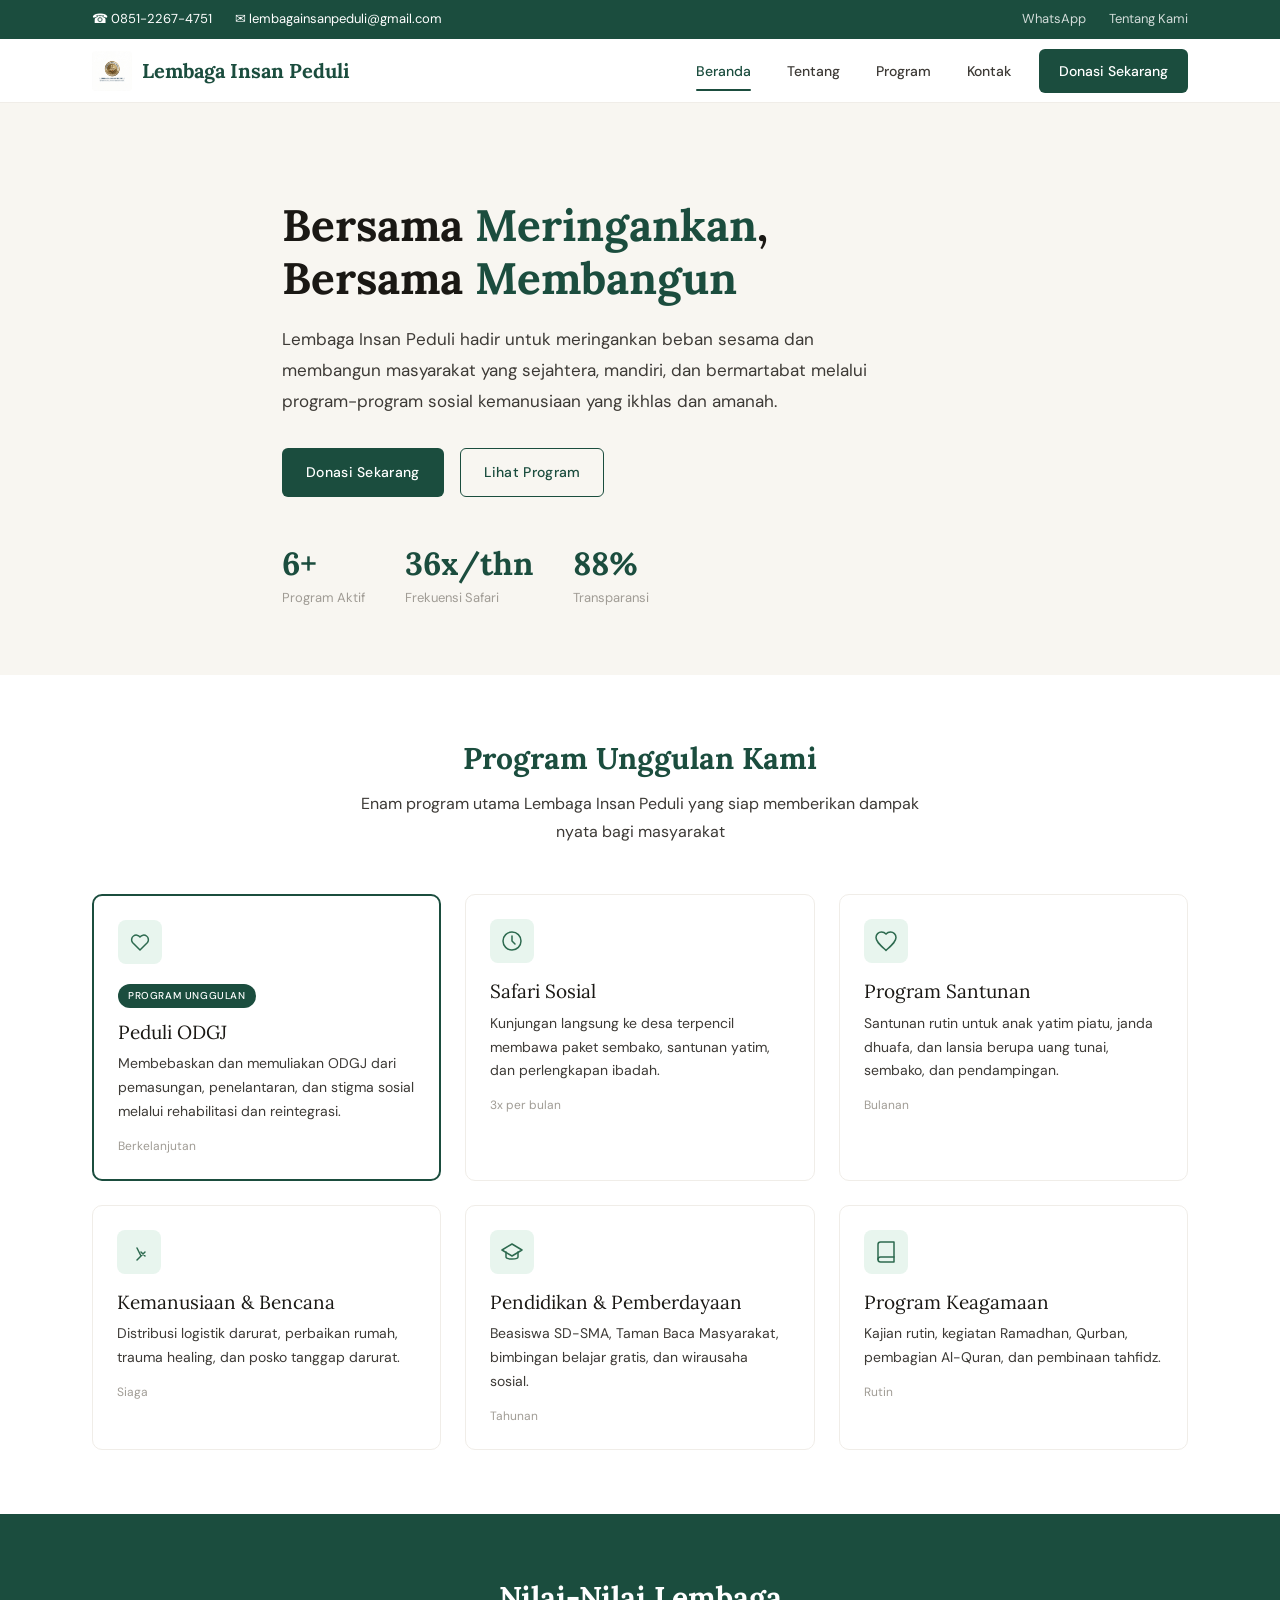
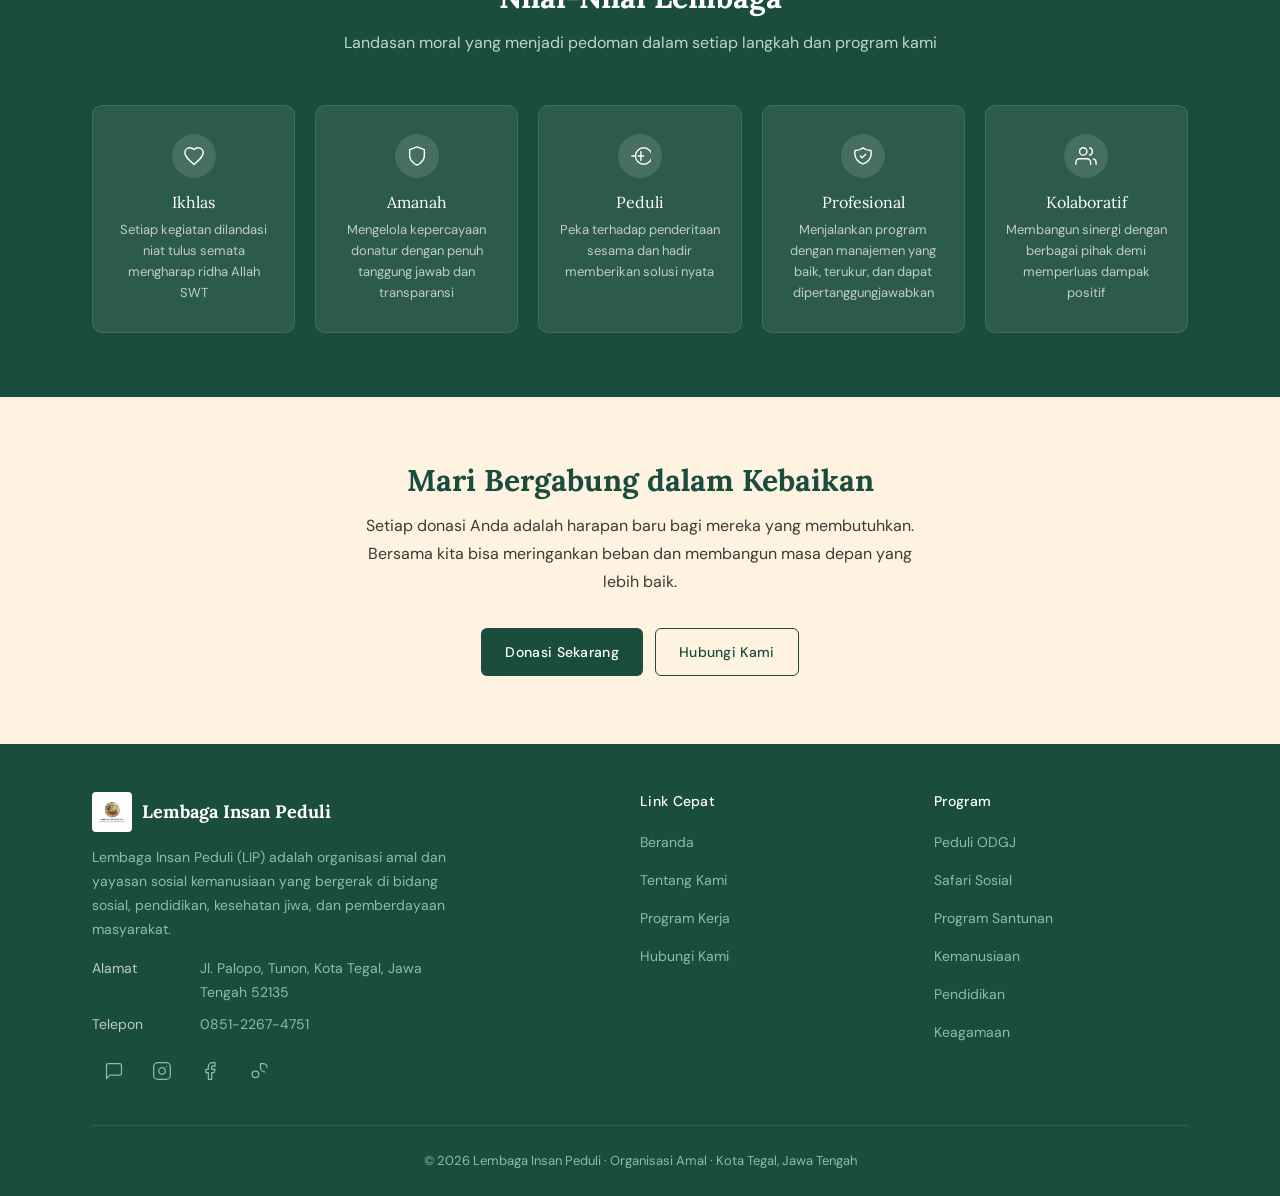
<file: index.html>
<!DOCTYPE html>
<html lang="id">
<head>
  <meta charset="UTF-8">
  <meta name="viewport" content="width=device-width, initial-scale=1.0">
  <meta name="description" content="Lembaga Insan Peduli (LIP) - Yayasan Sosial Kemanusiaan. Bersama Meringankan, Bersama Membangun.">
  <title>Lembaga Insan Peduli</title>
  <link rel="stylesheet" href="css/style.css">
</head>
<body>

  <!-- Top Bar -->
  <div class="top-bar">
    <div class="container">
      <div class="top-bar-left">
        <span>&#9742; 0851-2267-4751</span>
        <span>&#9993; lembagainsanpeduli@gmail.com</span>
      </div>
      <div>
        <a href="https://wa.me/6285122674751" target="_blank">WhatsApp</a>
        <a href="tentang.html">Tentang Kami</a>
      </div>
    </div>
  </div>

  <!-- Header -->
  <header class="header">
    <div class="container">
      <a href="index.html" class="logo">
        <img src="images/Logo/logo.jpg" alt="Logo Lembaga Insan Peduli">
        Lembaga Insan Peduli
      </a>

      <button class="hamburger" aria-label="Menu navigasi">
        <span></span><span></span><span></span>
      </button>

      <nav class="nav">
        <a href="index.html" class="active">Beranda</a>
        <a href="tentang.html">Tentang</a>
        <a href="program.html">Program</a>
        <a href="kontak.html">Kontak</a>
        <a href="https://wa.me/6285122674751" target="_blank" class="btn-donate-nav btn-donate" data-phone="6285122674751">Donasi Sekarang</a>
      </nav>
    </div>
  </header>

  <!-- Hero -->
  <section class="hero">
    <div class="container">
      <h1>Bersama <span>Meringankan</span>,<br>Bersama <span>Membangun</span></h1>
      <p>Lembaga Insan Peduli hadir untuk meringankan beban sesama dan membangun masyarakat yang sejahtera, mandiri, dan bermartabat melalui program-program sosial kemanusiaan yang ikhlas dan amanah.</p>
      <div class="hero-cta">
        <a href="https://wa.me/6285122674751" target="_blank" class="btn btn-primary btn-donate" data-phone="6285122674751">Donasi Sekarang</a>
        <a href="program.html" class="btn btn-secondary">Lihat Program</a>
      </div>
      <div class="hero-stats">
        <div class="stat-item">
          <span class="stat-number" data-target="6" data-suffix="+">0</span>
          <span class="stat-label">Program Aktif</span>
        </div>
        <div class="stat-item">
          <span class="stat-number" data-target="36" data-suffix="x/thn">0</span>
          <span class="stat-label">Frekuensi Safari</span>
        </div>
        <div class="stat-item">
          <span class="stat-number" data-target="100" data-suffix="%">0</span>
          <span class="stat-label">Transparansi</span>
        </div>
      </div>
    </div>
  </section>

  <!-- Program Highlights -->
  <section class="section">
    <div class="container">
      <div class="section-header fade-in">
        <h2>Program Unggulan Kami</h2>
        <p>Enam program utama Lembaga Insan Peduli yang siap memberikan dampak nyata bagi masyarakat</p>
      </div>
      <div class="programs-grid">
        <div class="program-card featured fade-in">
          <div class="card-icon">
            <svg width="24" height="24" viewBox="0 0 24 24" stroke="currentColor" stroke-width="1.5" fill="none" stroke-linecap="round" stroke-linejoin="round">
              <path d="M19.5 12.5L12 20l-7.5-7.5A4.5 4.5 0 1112 7a4.5 4.5 0 117.5 5.5z"/>
            </svg>
          </div>
          <span class="card-badge">Program Unggulan</span>
          <h3>Peduli ODGJ</h3>
          <p>Membebaskan dan memuliakan ODGJ dari pemasungan, penelantaran, dan stigma sosial melalui rehabilitasi dan reintegrasi.</p>
          <span class="card-tag">Berkelanjutan</span>
        </div>
        <div class="program-card fade-in">
          <div class="card-icon">
            <svg width="24" height="24" viewBox="0 0 24 24" stroke="currentColor" stroke-width="1.5" fill="none" stroke-linecap="round" stroke-linejoin="round">
              <path d="M12 21a9 9 0 100-18 9 9 0 000 18z"/>
              <path d="M12 7v5l3 3"/>
            </svg>
          </div>
          <h3>Safari Sosial</h3>
          <p>Kunjungan langsung ke desa terpencil membawa paket sembako, santunan yatim, dan perlengkapan ibadah.</p>
          <span class="card-tag">3x per bulan</span>
        </div>
        <div class="program-card fade-in">
          <div class="card-icon">
            <svg width="24" height="24" viewBox="0 0 24 24" stroke="currentColor" stroke-width="1.5" fill="none" stroke-linecap="round" stroke-linejoin="round">
              <path d="M12 21.35l-1.45-1.32C5.4 15.36 2 12.28 2 8.5 2 5.42 4.42 3 7.5 3c1.74 0 3.41.81 4.5 2.09C13.09 3.81 14.76 3 16.5 3 19.58 3 22 5.42 22 8.5c0 3.78-3.4 6.86-8.55 11.54L12 21.35z"/>
            </svg>
          </div>
          <h3>Program Santunan</h3>
          <p>Santunan rutin untuk anak yatim piatu, janda dhuafa, dan lansia berupa uang tunai, sembako, dan pendampingan.</p>
          <span class="card-tag">Bulanan</span>
        </div>
        <div class="program-card fade-in">
          <div class="card-icon">
            <svg width="24" height="24" viewBox="0 0 24 24" stroke="currentColor" stroke-width="1.5" fill="none" stroke-linecap="round" stroke-linejoin="round">
              <path d="M10 20l4-4m0 0l4-4m-4 4L10 8m4 4l4 4"/>
            </svg>
          </div>
          <h3>Kemanusiaan & Bencana</h3>
          <p>Distribusi logistik darurat, perbaikan rumah, trauma healing, dan posko tanggap darurat.</p>
          <span class="card-tag">Siaga</span>
        </div>
        <div class="program-card fade-in">
          <div class="card-icon">
            <svg width="24" height="24" viewBox="0 0 24 24" stroke="currentColor" stroke-width="1.5" fill="none" stroke-linecap="round" stroke-linejoin="round">
              <path d="M22 10l-10-6L2 10l10 6 10-6z"/>
              <path d="M6 12v5c0 1.1 2.2 2 6 2s6-.9 6-2v-5"/>
            </svg>
          </div>
          <h3>Pendidikan & Pemberdayaan</h3>
          <p>Beasiswa SD-SMA, Taman Baca Masyarakat, bimbingan belajar gratis, dan wirausaha sosial.</p>
          <span class="card-tag">Tahunan</span>
        </div>
        <div class="program-card fade-in">
          <div class="card-icon">
            <svg width="24" height="24" viewBox="0 0 24 24" stroke="currentColor" stroke-width="1.5" fill="none" stroke-linecap="round" stroke-linejoin="round">
              <path d="M4 19.5A2.5 2.5 0 016.5 17H20"/>
              <path d="M6.5 2H20v20H6.5A2.5 2.5 0 014 19.5v-15A2.5 2.5 0 016.5 2z"/>
            </svg>
          </div>
          <h3>Program Keagamaan</h3>
          <p>Kajian rutin, kegiatan Ramadhan, Qurban, pembagian Al-Quran, dan pembinaan tahfidz.</p>
          <span class="card-tag">Rutin</span>
        </div>
      </div>
    </div>
  </section>

  <!-- Nilai Lembaga -->
  <section class="section values-section">
    <div class="container">
      <div class="section-header fade-in">
        <h2>Nilai-Nilai Lembaga</h2>
        <p>Landasan moral yang menjadi pedoman dalam setiap langkah dan program kami</p>
      </div>
      <div class="values-grid">
        <div class="value-item fade-in">
          <div class="value-icon">
            <svg width="22" height="22" viewBox="0 0 24 24" stroke="currentColor" stroke-width="1.5" fill="none" stroke-linecap="round" stroke-linejoin="round">
              <path d="M12 21.35l-1.45-1.32C5.4 15.36 2 12.28 2 8.5 2 5.42 4.42 3 7.5 3c1.74 0 3.41.81 4.5 2.09C13.09 3.81 14.76 3 16.5 3 19.58 3 22 5.42 22 8.5c0 3.78-3.4 6.86-8.55 11.54L12 21.35z"/>
            </svg>
          </div>
          <h4>Ikhlas</h4>
          <p>Setiap kegiatan dilandasi niat tulus semata mengharap ridha Allah SWT</p>
        </div>
        <div class="value-item fade-in">
          <div class="value-icon">
            <svg width="22" height="22" viewBox="0 0 24 24" stroke="currentColor" stroke-width="1.5" fill="none" stroke-linecap="round" stroke-linejoin="round">
              <path d="M12 22s8-4 8-10V5l-8-3-8 3v7c0 6 8 10 8 10z"/>
            </svg>
          </div>
          <h4>Amanah</h4>
          <p>Mengelola kepercayaan donatur dengan penuh tanggung jawab dan transparansi</p>
        </div>
        <div class="value-item fade-in">
          <div class="value-icon">
            <svg width="22" height="22" viewBox="0 0 24 24" stroke="currentColor" stroke-width="1.5" fill="none" stroke-linecap="round" stroke-linejoin="round">
              <path d="M3 12h3m7-5v10m-3-5h6m-9 0a9 9 0 1118 0 9 9 0 01-18 0z"/>
            </svg>
          </div>
          <h4>Peduli</h4>
          <p>Peka terhadap penderitaan sesama dan hadir memberikan solusi nyata</p>
        </div>
        <div class="value-item fade-in">
          <div class="value-icon">
            <svg width="22" height="22" viewBox="0 0 24 24" stroke="currentColor" stroke-width="1.5" fill="none" stroke-linecap="round" stroke-linejoin="round">
              <path d="M9 12l2 2 4-4m5.618-4.016A11.955 11.955 0 0112 2.944a11.955 11.955 0 01-8.618 3.04A12.02 12.02 0 003 9c0 5.591 3.824 10.29 9 11.622 5.176-1.332 9-6.03 9-11.622 0-1.042-.133-2.052-.382-3.016z"/>
            </svg>
          </div>
          <h4>Profesional</h4>
          <p>Menjalankan program dengan manajemen yang baik, terukur, dan dapat dipertanggungjawabkan</p>
        </div>
        <div class="value-item fade-in">
          <div class="value-icon">
            <svg width="22" height="22" viewBox="0 0 24 24" stroke="currentColor" stroke-width="1.5" fill="none" stroke-linecap="round" stroke-linejoin="round">
              <path d="M17 21v-2a4 4 0 00-4-4H5a4 4 0 00-4 4v2"/>
              <circle cx="9" cy="7" r="4"/>
              <path d="M23 21v-2a4 4 0 00-3-3.87"/>
              <path d="M16 3.13a4 4 0 010 7.75"/>
            </svg>
          </div>
          <h4>Kolaboratif</h4>
          <p>Membangun sinergi dengan berbagai pihak demi memperluas dampak positif</p>
        </div>
      </div>
    </div>
  </section>

  <!-- CTA Banner -->
  <section class="section cta-section">
    <div class="container">
      <div class="cta-banner fade-in">
        <h2>Mari Bergabung dalam Kebaikan</h2>
        <p>Setiap donasi Anda adalah harapan baru bagi mereka yang membutuhkan. Bersama kita bisa meringankan beban dan membangun masa depan yang lebih baik.</p>
        <a href="https://wa.me/6285122674751" target="_blank" class="btn btn-primary btn-donate" data-phone="6285122674751">Donasi Sekarang</a>
        <a href="kontak.html" class="btn btn-secondary">Hubungi Kami</a>
      </div>
    </div>
  </section>

  <!-- Footer -->
  <footer class="footer">
    <div class="container">
      <div class="footer-grid">
        <div class="footer-brand">
          <div class="logo">
            <img src="images/Logo/logo.jpg" alt="Logo Lembaga Insan Peduli">
            Lembaga Insan Peduli
          </div>
          <p>Lembaga Insan Peduli (LIP) adalah organisasi amal dan yayasan sosial kemanusiaan yang bergerak di bidang sosial, pendidikan, kesehatan jiwa, dan pemberdayaan masyarakat.</p>
          <div class="footer-contact" style="margin-top:16px;">
            <p><span class="contact-label">Alamat</span> Jl. Palopo, Tunon, Kota Tegal, Jawa Tengah 52135</p>
            <p><span class="contact-label">Telepon</span> 0851-2267-4751</p>
          </div>
          <div class="footer-social">
            <a href="https://wa.me/6285122674751" target="_blank" aria-label="WhatsApp">
              <svg width="20" height="20" viewBox="0 0 24 24" stroke="currentColor" stroke-width="1.5" fill="none" stroke-linecap="round" stroke-linejoin="round">
                <path d="M21 15a2 2 0 01-2 2H7l-4 4V5a2 2 0 012-2h14a2 2 0 012 2z"/>
              </svg>
            </a>
            <a href="https://instagram.com/lembagainsanpeduli" target="_blank" aria-label="Instagram">
              <svg width="20" height="20" viewBox="0 0 24 24" stroke="currentColor" stroke-width="1.5" fill="none" stroke-linecap="round" stroke-linejoin="round">
                <rect x="2" y="2" width="20" height="20" rx="5" ry="5"/>
                <path d="M16 11.37A4 4 0 1112.63 8 4 4 0 0116 11.37z"/>
                <line x1="17.5" y1="6.5" x2="17.51" y2="6.5"/>
              </svg>
            </a>
            <a href="https://facebook.com/LembagaInsanPeduli" target="_blank" aria-label="Facebook">
              <svg width="20" height="20" viewBox="0 0 24 24" stroke="currentColor" stroke-width="1.5" fill="none" stroke-linecap="round" stroke-linejoin="round">
                <path d="M18 2h-3a5 5 0 00-5 5v3H7v4h3v8h4v-8h3l1-4h-4V7a1 1 0 011-1h3z"/>
              </svg>
            </a>
            <a href="https://tiktok.com/@LembagaInsanPeduli" target="_blank" aria-label="TikTok">
              <svg width="20" height="20" viewBox="0 0 24 24" stroke="currentColor" stroke-width="1.5" fill="none" stroke-linecap="round" stroke-linejoin="round">
                <path d="M9 12a4 4 0 100 8 4 4 0 000-8z"/>
                <path d="M15 8a5 5 0 005 5"/>
                <path d="M15 8V3h3a5 5 0 015 5"/>
              </svg>
            </a>
          </div>
        </div>
        <div>
          <h4>Link Cepat</h4>
          <ul class="footer-links">
            <li><a href="index.html">Beranda</a></li>
            <li><a href="tentang.html">Tentang Kami</a></li>
            <li><a href="program.html">Program Kerja</a></li>
            <li><a href="kontak.html">Hubungi Kami</a></li>
          </ul>
        </div>
        <div>
          <h4>Program</h4>
          <ul class="footer-links">
            <li><a href="program.html">Peduli ODGJ</a></li>
            <li><a href="program.html#safari">Safari Sosial</a></li>
            <li><a href="program.html#santunan">Program Santunan</a></li>
            <li><a href="program.html#kemanusiaan">Kemanusiaan</a></li>
            <li><a href="program.html#pendidikan">Pendidikan</a></li>
            <li><a href="program.html#keagamaan">Keagamaan</a></li>
          </ul>
        </div>
      </div>
      <div class="footer-bottom">
        &copy; <span id="currentYear">2026</span> Lembaga Insan Peduli &middot; Organisasi Amal &middot; Kota Tegal, Jawa Tengah
      </div>
    </div>
  </footer>

  <script src="js/script.js"></script>
</body>
</html>
</file>
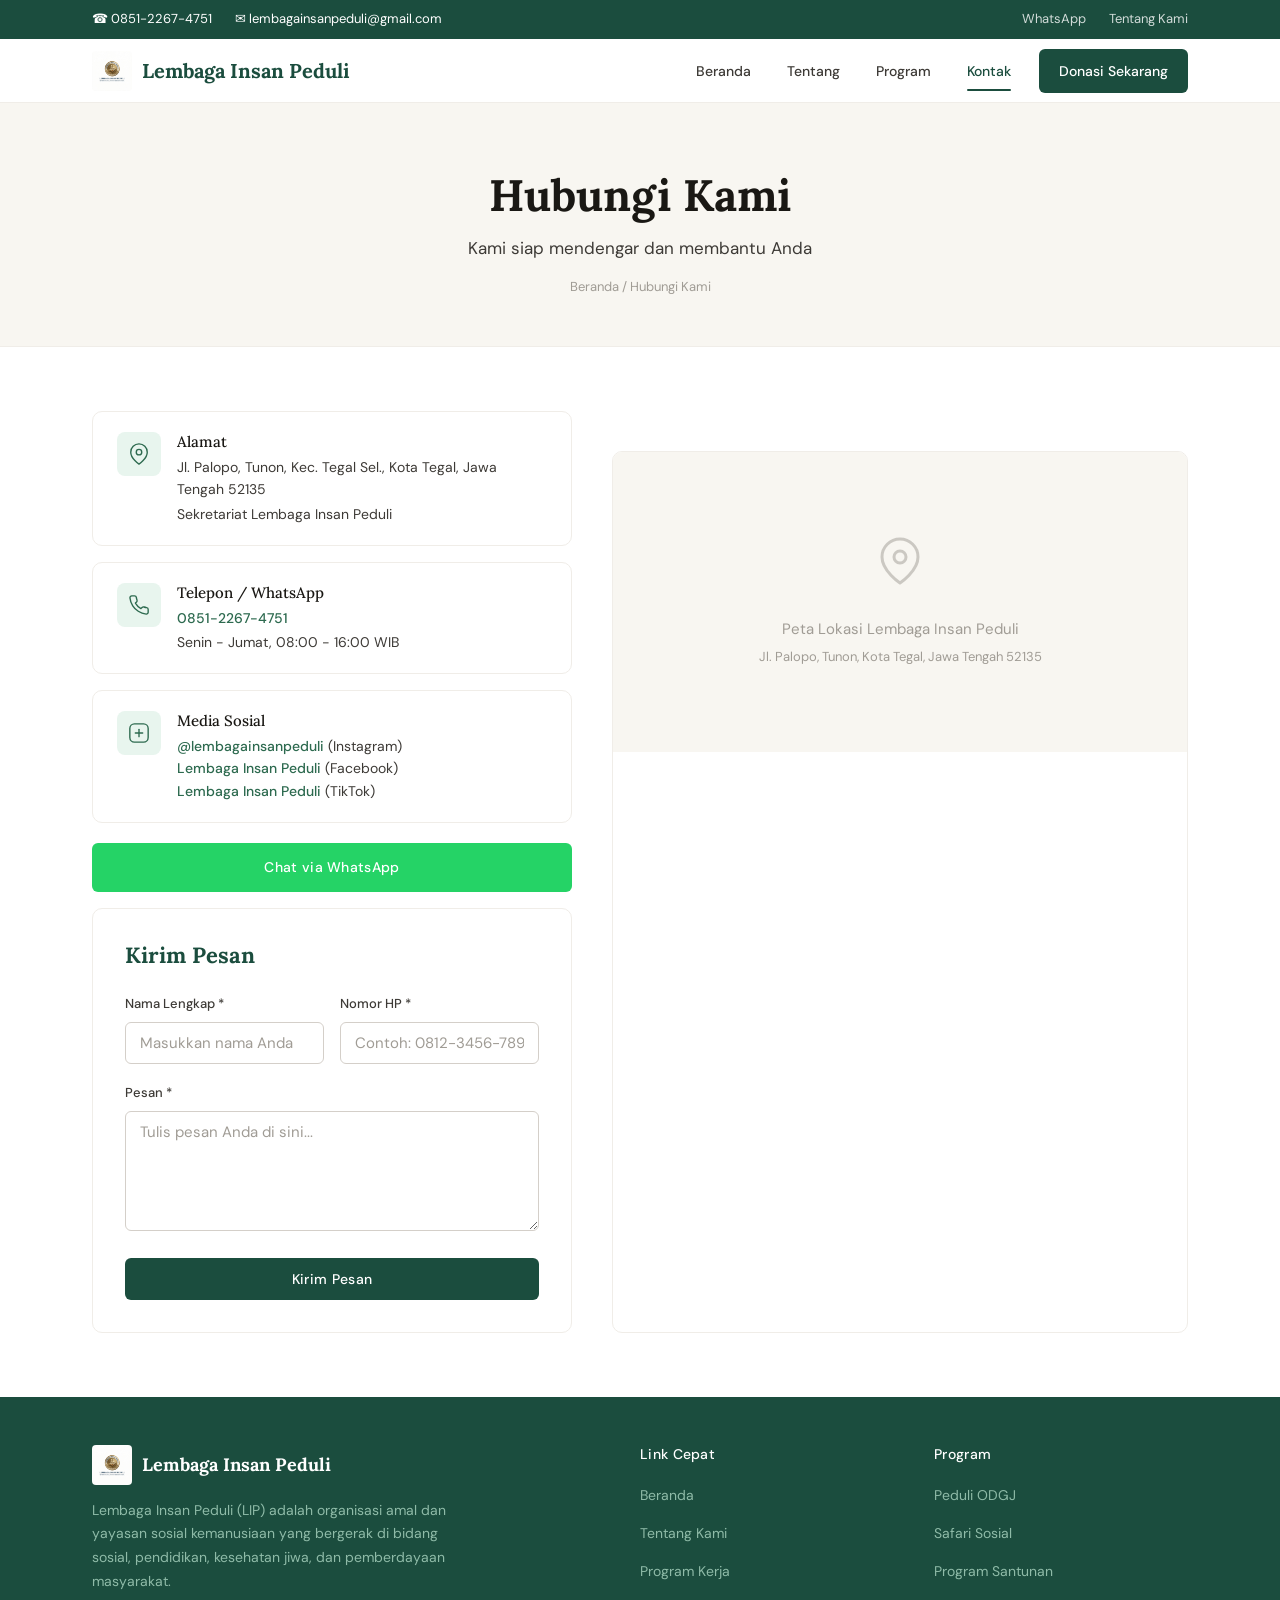
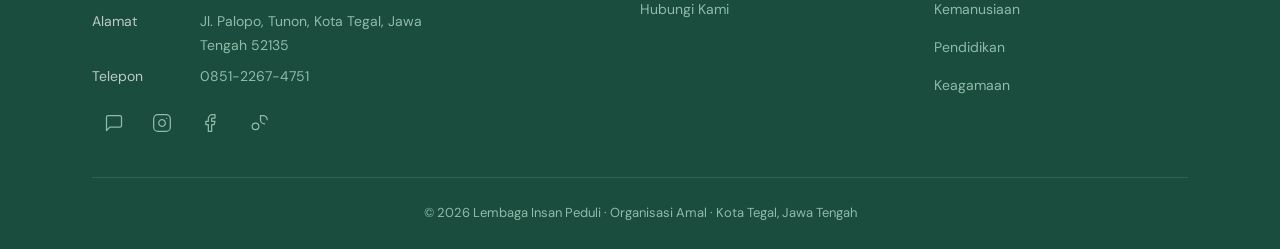
<file: kontak.html>
<!DOCTYPE html>
<html lang="id">
<head>
  <meta charset="UTF-8">
  <meta name="viewport" content="width=device-width, initial-scale=1.0">
  <meta name="description" content="Hubungi Lembaga Insan Peduli - Informasi kontak, alamat, dan form pesan">
  <title>Lembaga Insan Peduli</title>
  <link rel="stylesheet" href="css/style.css">
</head>
<body>

  <div class="top-bar">
    <div class="container">
      <div class="top-bar-left">
        <span>&#9742; 0851-2267-4751</span>
        <span>&#9993; lembagainsanpeduli@gmail.com</span>
      </div>
      <div>
        <a href="https://wa.me/6285122674751" target="_blank">WhatsApp</a>
        <a href="tentang.html">Tentang Kami</a>
      </div>
    </div>
  </div>

  <header class="header">
    <div class="container">
      <a href="index.html" class="logo">
        <img src="images/Logo/logo.jpg" alt="Logo Lembaga Insan Peduli">
        Lembaga Insan Peduli
      </a>

      <button class="hamburger" aria-label="Menu navigasi">
        <span></span><span></span><span></span>
      </button>

      <nav class="nav">
        <a href="index.html">Beranda</a>
        <a href="tentang.html">Tentang</a>
        <a href="program.html">Program</a>
        <a href="kontak.html" class="active">Kontak</a>
        <a href="https://wa.me/6285122674751" target="_blank" class="btn-donate-nav btn-donate" data-phone="6285122674751">Donasi Sekarang</a>
      </nav>
    </div>
  </header>

  <section class="page-hero">
    <div class="container">
      <h1>Hubungi Kami</h1>
      <p>Kami siap mendengar dan membantu Anda</p>
      <div class="breadcrumb">
        <a href="index.html">Beranda</a> / Hubungi Kami
      </div>
    </div>
  </section>

  <section class="section">
    <div class="container">
      <div class="contact-grid">
        <div class="contact-info-cards fade-in">
          <div class="contact-info-item">
            <div class="ci-icon">
              <svg width="22" height="22" viewBox="0 0 24 24" stroke="#2D6A4F" stroke-width="1.5" fill="none" stroke-linecap="round" stroke-linejoin="round">
                <path d="M21 10c0 7-9 13-9 13s-9-6-9-13a9 9 0 0118 0z"/>
                <circle cx="12" cy="10" r="3"/>
              </svg>
            </div>
            <div>
              <h4>Alamat</h4>
              <p>Jl. Palopo, Tunon, Kec. Tegal Sel., Kota Tegal, Jawa Tengah 52135</p>
              <p class="text-muted" style="margin-top:2px;">Sekretariat Lembaga Insan Peduli</p>
            </div>
          </div>
          <div class="contact-info-item">
            <div class="ci-icon">
              <svg width="22" height="22" viewBox="0 0 24 24" stroke="#2D6A4F" stroke-width="1.5" fill="none" stroke-linecap="round" stroke-linejoin="round">
                <path d="M22 16.92v3a2 2 0 01-2.18 2 19.79 19.79 0 01-8.63-3.07 19.5 19.5 0 01-6-6 19.79 19.79 0 01-3.07-8.67A2 2 0 014.11 2h3a2 2 0 012 1.72 12.84 12.84 0 00.7 2.81 2 2 0 01-.45 2.11L8.09 9.91a16 16 0 006 6l1.27-1.27a2 2 0 012.11-.45 12.84 12.84 0 002.81.7A2 2 0 0122 16.92z"/>
              </svg>
            </div>
            <div>
              <h4>Telepon / WhatsApp</h4>
              <p><a href="https://wa.me/6285122674751" target="_blank">0851-2267-4751</a></p>
              <p class="text-muted" style="margin-top:2px;">Senin - Jumat, 08:00 - 16:00 WIB</p>
            </div>
          </div>
          <div class="contact-info-item">
            <div class="ci-icon">
              <svg width="22" height="22" viewBox="0 0 24 24" stroke="#2D6A4F" stroke-width="1.5" fill="none" stroke-linecap="round" stroke-linejoin="round">
                <path d="M17 2H7a5 5 0 00-5 5v10a5 5 0 005 5h10a5 5 0 005-5V7a5 5 0 00-5-5z"/>
                <line x1="12" y1="16" x2="12" y2="8"/>
                <line x1="8" y1="12" x2="16" y2="12"/>
              </svg>
            </div>
            <div>
              <h4>Media Sosial</h4>
              <p><a href="https://instagram.com/lembagainsanpeduli" target="_blank">@lembagainsanpeduli</a> (Instagram)</p>
              <p><a href="https://facebook.com/LembagaInsanPeduli" target="_blank">Lembaga Insan Peduli</a> (Facebook)</p>
              <p><a href="https://tiktok.com/@LembagaInsanPeduli" target="_blank">Lembaga Insan Peduli</a> (TikTok)</p>
            </div>
          </div>
          <div style="margin-top:4px;">
            <a href="https://wa.me/6285122674751" target="_blank" class="btn btn-wa btn-donate" data-phone="6285122674751" style="display:flex;align-items:center;justify-content:center;gap:8px;">
              Chat via WhatsApp
            </a>
        </div>

        <div class="contact-form-wrapper fade-in">
          <h3>Kirim Pesan</h3>
          <div class="form-success">Terima kasih! Pesan Anda telah terkirim. Kami akan menghubungi Anda segera.</div>
          <form id="contactForm">
            <div class="form-row">
              <div class="form-group">
                <label for="name">Nama Lengkap *</label>
                <input type="text" id="name" name="name" placeholder="Masukkan nama Anda" required>
              </div>
              <div class="form-group">
                <label for="phone">Nomor HP *</label>
                <input type="tel" id="phone" name="phone" placeholder="Contoh: 0812-3456-7890" required>
              </div>
            </div>
            <div class="form-group">
              <label for="message">Pesan *</label>
              <textarea id="message" name="message" placeholder="Tulis pesan Anda di sini..." required></textarea>
            </div>
            <button type="submit" class="btn btn-primary" style="display:flex;align-items:center;justify-content:center;gap:8px;width:100%;">Kirim Pesan</button>
          </form>
        </div>
      </div>

      <div class="map-wrapper fade-in">
        <div class="map-placeholder">
          <div class="map-icon">
            <svg width="48" height="48" viewBox="0 0 24 24" stroke="#A09C95" stroke-width="1.5" fill="none" stroke-linecap="round" stroke-linejoin="round">
              <path d="M21 10c0 7-9 13-9 13s-9-6-9-13a9 9 0 0118 0z"/>
              <circle cx="12" cy="10" r="3"/>
            </svg>
          </div>
          <div>Peta Lokasi Lembaga Insan Peduli</div>
          <p class="text-muted" style="margin-top:4px;">Jl. Palopo, Tunon, Kota Tegal, Jawa Tengah 52135</p>
        </div>
      </div>
    </div>
  </section>

  <footer class="footer">
    <div class="container">
      <div class="footer-grid">
        <div class="footer-brand">
          <div class="logo">
            <img src="images/Logo/logo.jpg" alt="Logo Lembaga Insan Peduli">
            Lembaga Insan Peduli
          </div>
          <p>Lembaga Insan Peduli (LIP) adalah organisasi amal dan yayasan sosial kemanusiaan yang bergerak di bidang sosial, pendidikan, kesehatan jiwa, dan pemberdayaan masyarakat.</p>
          <div class="footer-contact" style="margin-top:16px;">
            <p><span class="contact-label">Alamat</span> Jl. Palopo, Tunon, Kota Tegal, Jawa Tengah 52135</p>
            <p><span class="contact-label">Telepon</span> 0851-2267-4751</p>
          </div>
          <div class="footer-social">
            <a href="https://wa.me/6285122674751" target="_blank" aria-label="WhatsApp">
              <svg width="20" height="20" viewBox="0 0 24 24" stroke="currentColor" stroke-width="1.5" fill="none" stroke-linecap="round" stroke-linejoin="round">
                <path d="M21 15a2 2 0 01-2 2H7l-4 4V5a2 2 0 012-2h14a2 2 0 012 2z"/>
              </svg>
            </a>
            <a href="https://instagram.com/lembagainsanpeduli" target="_blank" aria-label="Instagram">
              <svg width="20" height="20" viewBox="0 0 24 24" stroke="currentColor" stroke-width="1.5" fill="none" stroke-linecap="round" stroke-linejoin="round">
                <rect x="2" y="2" width="20" height="20" rx="5" ry="5"/>
                <path d="M16 11.37A4 4 0 1112.63 8 4 4 0 0116 11.37z"/>
                <line x1="17.5" y1="6.5" x2="17.51" y2="6.5"/>
              </svg>
            </a>
            <a href="https://facebook.com/LembagaInsanPeduli" target="_blank" aria-label="Facebook">
              <svg width="20" height="20" viewBox="0 0 24 24" stroke="currentColor" stroke-width="1.5" fill="none" stroke-linecap="round" stroke-linejoin="round">
                <path d="M18 2h-3a5 5 0 00-5 5v3H7v4h3v8h4v-8h3l1-4h-4V7a1 1 0 011-1h3z"/>
              </svg>
            </a>
            <a href="https://tiktok.com/@LembagaInsanPeduli" target="_blank" aria-label="TikTok">
              <svg width="20" height="20" viewBox="0 0 24 24" stroke="currentColor" stroke-width="1.5" fill="none" stroke-linecap="round" stroke-linejoin="round">
                <path d="M9 12a4 4 0 100 8 4 4 0 000-8z"/>
                <path d="M15 8a5 5 0 005 5"/>
                <path d="M15 8V3h3a5 5 0 015 5"/>
              </svg>
            </a>
          </div>
        </div>
        <div>
          <h4>Link Cepat</h4>
          <ul class="footer-links">
            <li><a href="index.html">Beranda</a></li>
            <li><a href="tentang.html">Tentang Kami</a></li>
            <li><a href="program.html">Program Kerja</a></li>
            <li><a href="kontak.html">Hubungi Kami</a></li>
          </ul>
        </div>
        <div>
          <h4>Program</h4>
          <ul class="footer-links">
            <li><a href="program.html">Peduli ODGJ</a></li>
            <li><a href="program.html#safari">Safari Sosial</a></li>
            <li><a href="program.html#santunan">Program Santunan</a></li>
            <li><a href="program.html#kemanusiaan">Kemanusiaan</a></li>
            <li><a href="program.html#pendidikan">Pendidikan</a></li>
            <li><a href="program.html#keagamaan">Keagamaan</a></li>
          </ul>
        </div>
      </div>
      <div class="footer-bottom">
        &copy; <span id="currentYear">2026</span> Lembaga Insan Peduli &middot; Organisasi Amal &middot; Kota Tegal, Jawa Tengah
      </div>
    </div>
  </footer>

  <script src="js/script.js"></script>
</body>
</html>
</file>
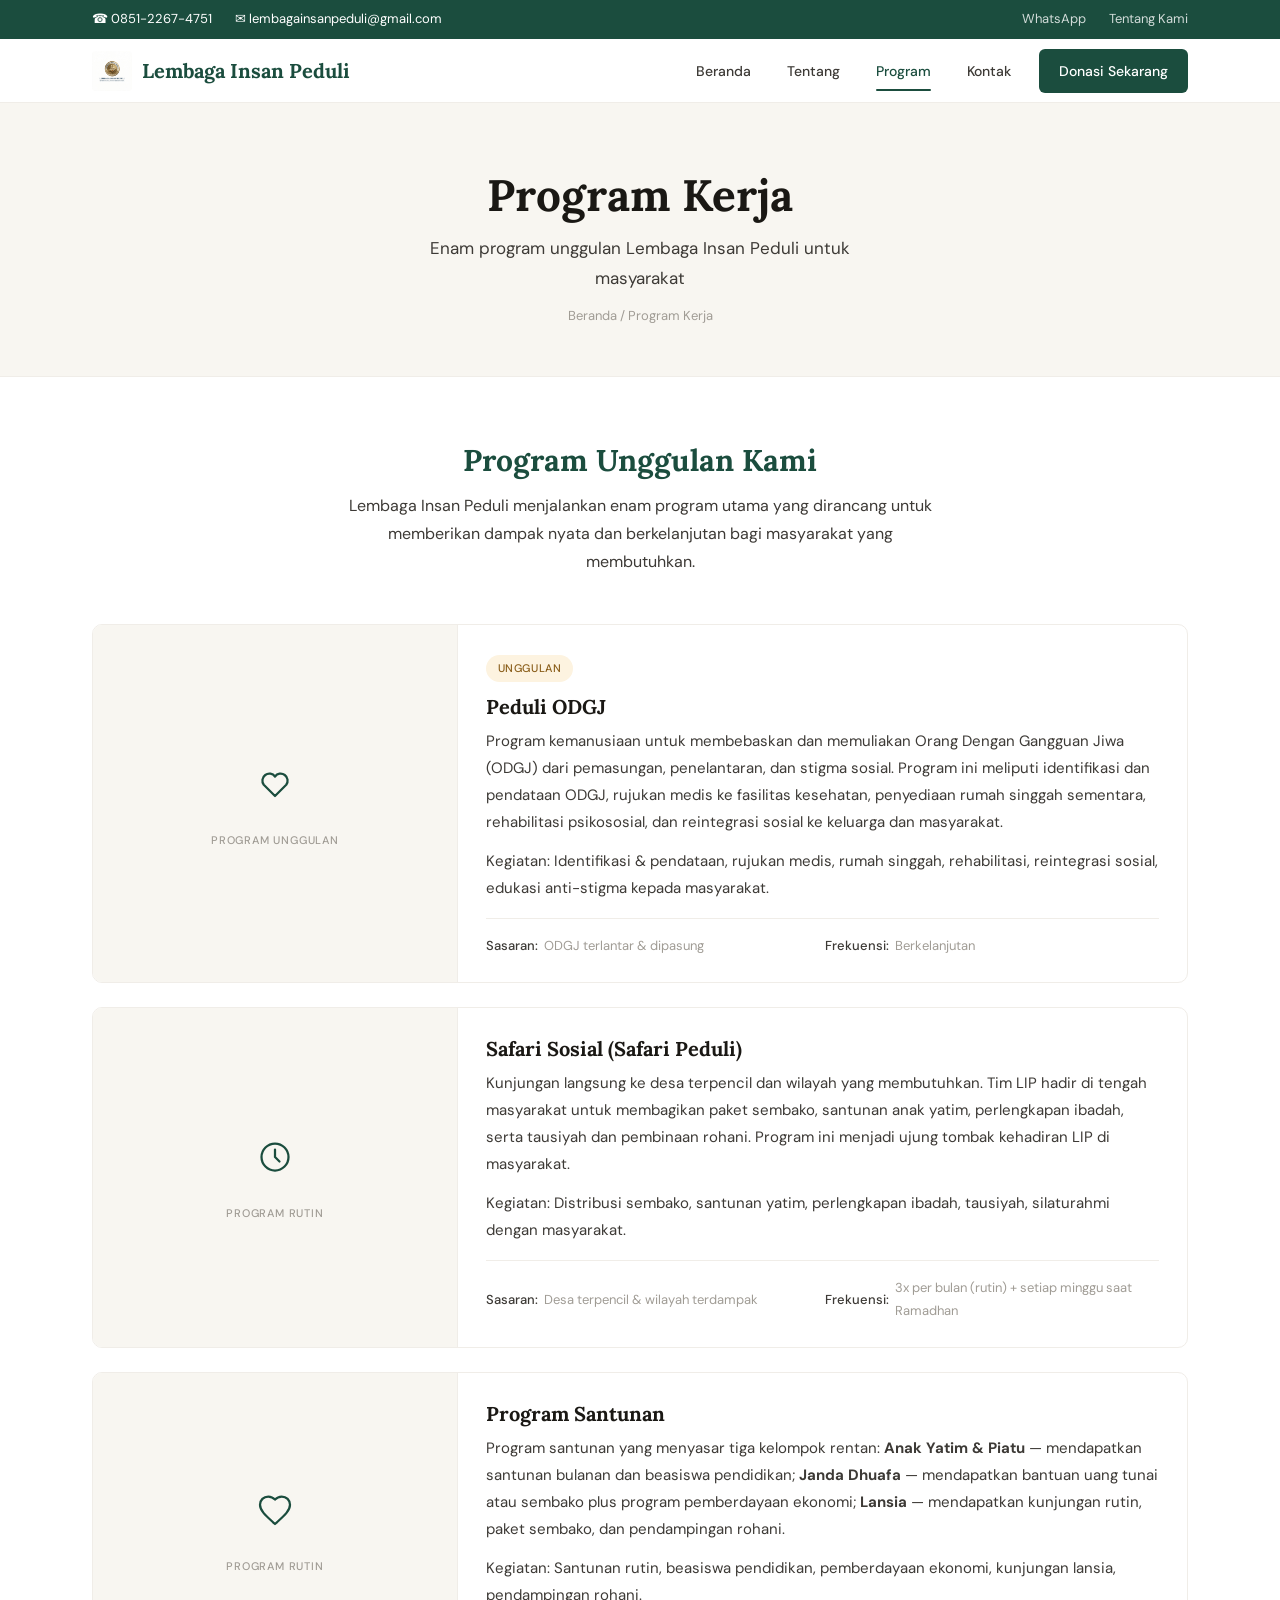
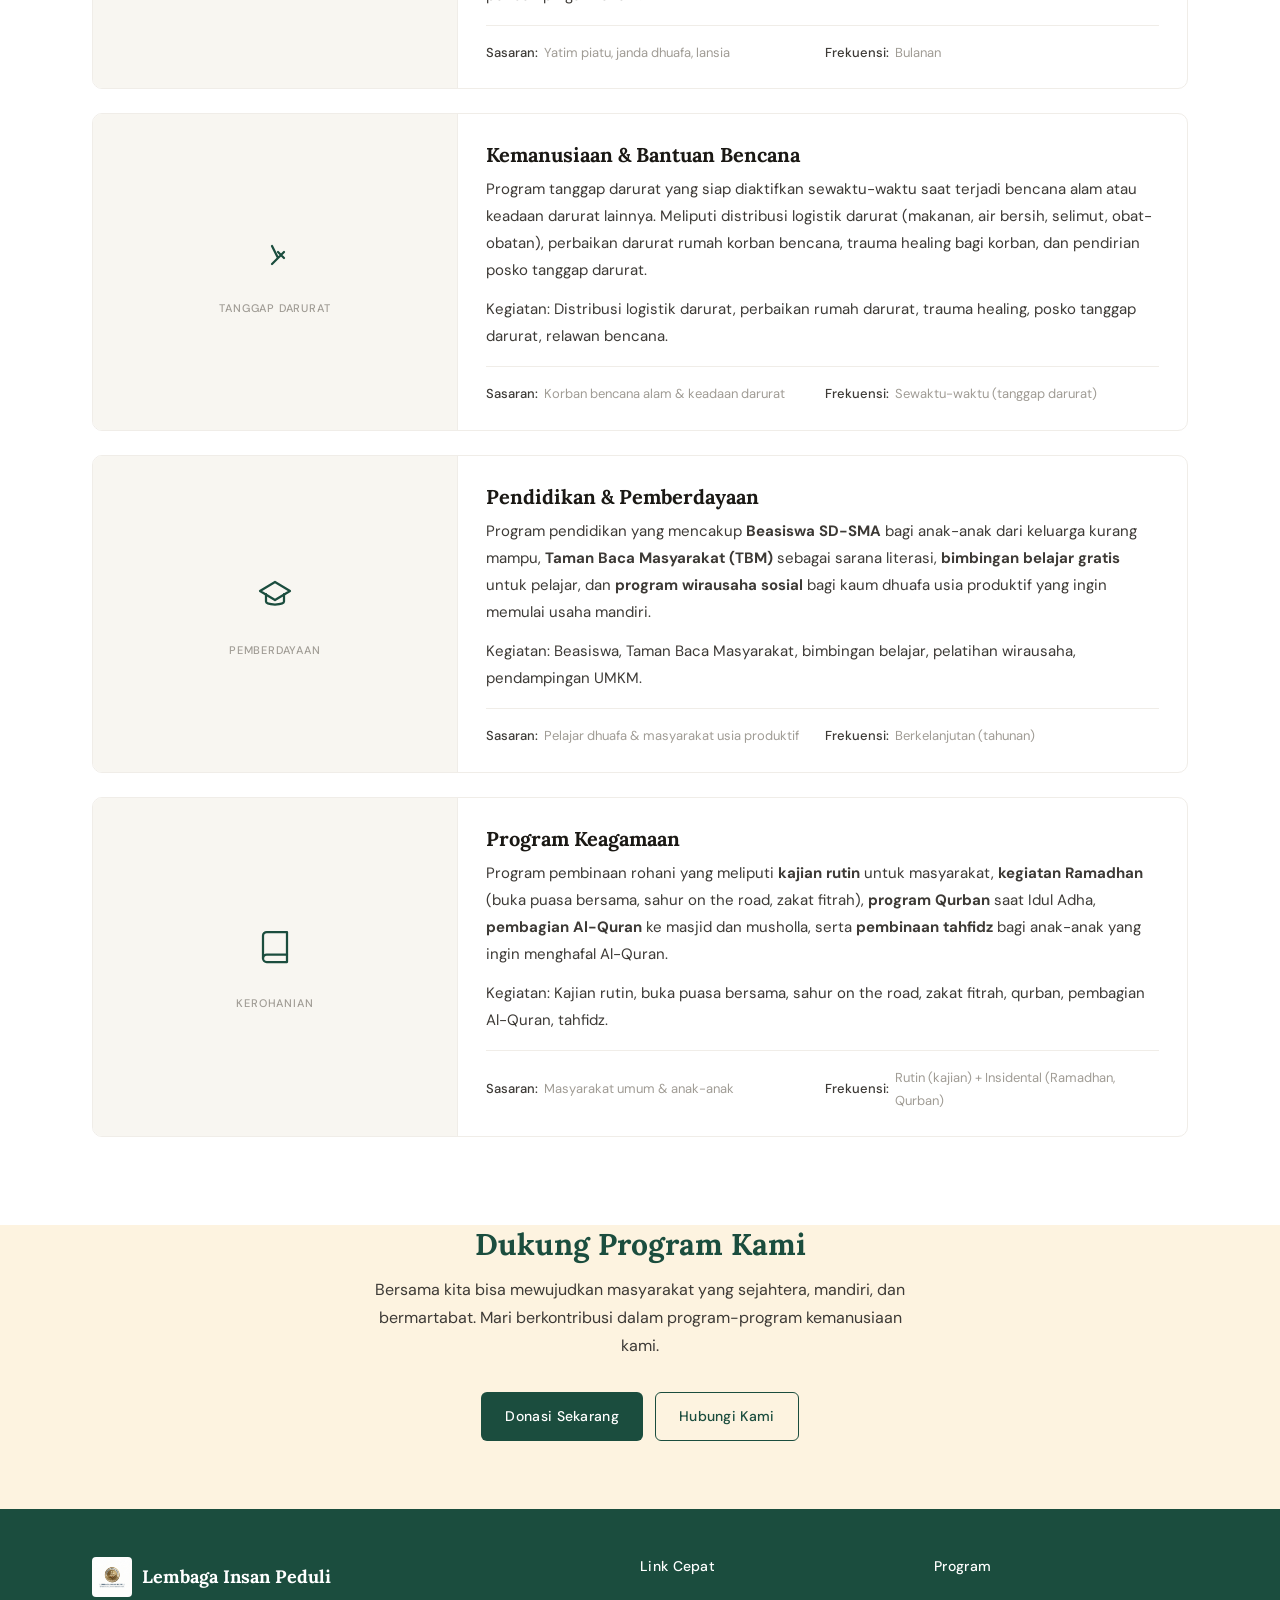
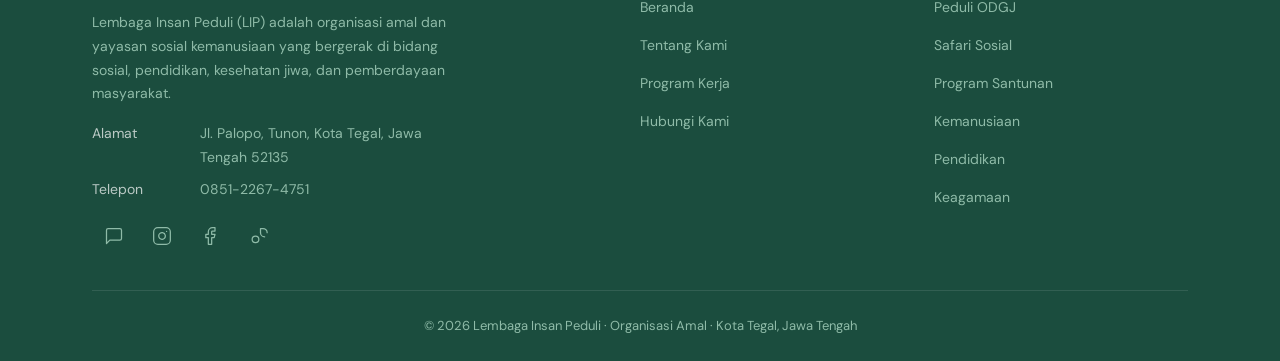
<file: program.html>
<!DOCTYPE html>
<html lang="id">
<head>
  <meta charset="UTF-8">
  <meta name="viewport" content="width=device-width, initial-scale=1.0">
  <meta name="description" content="Program Kerja Lembaga Insan Peduli - Peduli ODGJ, Safari Sosial, Santunan, Kemanusiaan, Pendidikan, dan Keagamaan">
  <title>Lembaga Insan Peduli</title>
  <link rel="stylesheet" href="css/style.css">
</head>
<body>

  <div class="top-bar">
    <div class="container">
      <div class="top-bar-left">
        <span>&#9742; 0851-2267-4751</span>
        <span>&#9993; lembagainsanpeduli@gmail.com</span>
      </div>
      <div>
        <a href="https://wa.me/6285122674751" target="_blank">WhatsApp</a>
        <a href="tentang.html">Tentang Kami</a>
      </div>
    </div>
  </div>

  <header class="header">
    <div class="container">
      <a href="index.html" class="logo">
        <img src="images/Logo/logo.jpg" alt="Logo Lembaga Insan Peduli">
        Lembaga Insan Peduli
      </a>

      <button class="hamburger" aria-label="Menu navigasi">
        <span></span><span></span><span></span>
      </button>

      <nav class="nav">
        <a href="index.html">Beranda</a>
        <a href="tentang.html">Tentang</a>
        <a href="program.html" class="active">Program</a>
        <a href="kontak.html">Kontak</a>
        <a href="https://wa.me/6285122674751" target="_blank" class="btn-donate-nav btn-donate" data-phone="6285122674751">Donasi Sekarang</a>
      </nav>
    </div>
  </header>

  <section class="page-hero">
    <div class="container">
      <h1>Program Kerja</h1>
      <p>Enam program unggulan Lembaga Insan Peduli untuk masyarakat</p>
      <div class="breadcrumb">
        <a href="index.html">Beranda</a> / Program Kerja
      </div>
    </div>
  </section>

  <section class="section">
    <div class="container">
      <div class="section-header fade-in">
        <h2>Program Unggulan Kami</h2>
        <p>Lembaga Insan Peduli menjalankan enam program utama yang dirancang untuk memberikan dampak nyata dan berkelanjutan bagi masyarakat yang membutuhkan.</p>
      </div>

      <div id="odgj" class="program-detail-card fade-in">
        <div class="pd-icon">
          <div class="pd-emoji">
            <svg width="36" height="36" viewBox="0 0 24 24" stroke="#1B4D3E" stroke-width="1.5" fill="none" stroke-linecap="round" stroke-linejoin="round">
              <path d="M19.5 12.5L12 20l-7.5-7.5A4.5 4.5 0 1112 7a4.5 4.5 0 117.5 5.5z"/>
            </svg>
          </div>
          <div class="pd-label">Program Unggulan</div>
        </div>
        <div class="pd-body">
          <span class="pd-badge">Unggulan</span>
          <h3>Peduli ODGJ</h3>
          <p>Program kemanusiaan untuk membebaskan dan memuliakan Orang Dengan Gangguan Jiwa (ODGJ) dari pemasungan, penelantaran, dan stigma sosial. Program ini meliputi identifikasi dan pendataan ODGJ, rujukan medis ke fasilitas kesehatan, penyediaan rumah singgah sementara, rehabilitasi psikososial, dan reintegrasi sosial ke keluarga dan masyarakat.</p>
          <p>Kegiatan: Identifikasi & pendataan, rujukan medis, rumah singgah, rehabilitasi, reintegrasi sosial, edukasi anti-stigma kepada masyarakat.</p>
          <div class="pd-details">
            <span><strong>Sasaran:</strong> ODGJ terlantar & dipasung</span>
            <span><strong>Frekuensi:</strong> Berkelanjutan</span>
          </div>
        </div>
      </div>

      <div id="safari" class="program-detail-card fade-in">
        <div class="pd-icon">
          <div class="pd-emoji">
            <svg width="36" height="36" viewBox="0 0 24 24" stroke="#1B4D3E" stroke-width="1.5" fill="none" stroke-linecap="round" stroke-linejoin="round">
              <path d="M12 21a9 9 0 100-18 9 9 0 000 18z"/>
              <path d="M12 7v5l3 3"/>
            </svg>
          </div>
          <div class="pd-label">Program Rutin</div>
        </div>
        <div class="pd-body">
          <h3>Safari Sosial (Safari Peduli)</h3>
          <p>Kunjungan langsung ke desa terpencil dan wilayah yang membutuhkan. Tim LIP hadir di tengah masyarakat untuk membagikan paket sembako, santunan anak yatim, perlengkapan ibadah, serta tausiyah dan pembinaan rohani. Program ini menjadi ujung tombak kehadiran LIP di masyarakat.</p>
          <p>Kegiatan: Distribusi sembako, santunan yatim, perlengkapan ibadah, tausiyah, silaturahmi dengan masyarakat.</p>
          <div class="pd-details">
            <span><strong>Sasaran:</strong> Desa terpencil & wilayah terdampak</span>
            <span><strong>Frekuensi:</strong> 3x per bulan (rutin) + setiap minggu saat Ramadhan</span>
          </div>
        </div>
      </div>

      <div id="santunan" class="program-detail-card fade-in">
        <div class="pd-icon">
          <div class="pd-emoji">
            <svg width="36" height="36" viewBox="0 0 24 24" stroke="#1B4D3E" stroke-width="1.5" fill="none" stroke-linecap="round" stroke-linejoin="round">
              <path d="M12 21.35l-1.45-1.32C5.4 15.36 2 12.28 2 8.5 2 5.42 4.42 3 7.5 3c1.74 0 3.41.81 4.5 2.09C13.09 3.81 14.76 3 16.5 3 19.58 3 22 5.42 22 8.5c0 3.78-3.4 6.86-8.55 11.54L12 21.35z"/>
            </svg>
          </div>
          <div class="pd-label">Program Rutin</div>
        </div>
        <div class="pd-body">
          <h3>Program Santunan</h3>
          <p>Program santunan yang menyasar tiga kelompok rentan: <strong>Anak Yatim & Piatu</strong> — mendapatkan santunan bulanan dan beasiswa pendidikan; <strong>Janda Dhuafa</strong> — mendapatkan bantuan uang tunai atau sembako plus program pemberdayaan ekonomi; <strong>Lansia</strong> — mendapatkan kunjungan rutin, paket sembako, dan pendampingan rohani.</p>
          <p>Kegiatan: Santunan rutin, beasiswa pendidikan, pemberdayaan ekonomi, kunjungan lansia, pendampingan rohani.</p>
          <div class="pd-details">
            <span><strong>Sasaran:</strong> Yatim piatu, janda dhuafa, lansia</span>
            <span><strong>Frekuensi:</strong> Bulanan</span>
          </div>
        </div>
      </div>

      <div id="kemanusiaan" class="program-detail-card fade-in">
        <div class="pd-icon">
          <div class="pd-emoji">
            <svg width="36" height="36" viewBox="0 0 24 24" stroke="#1B4D3E" stroke-width="1.5" fill="none" stroke-linecap="round" stroke-linejoin="round">
              <path d="M10 20l4-4m0 0l4-4m-4 4L10 8m4 4l4 4"/>
            </svg>
          </div>
          <div class="pd-label">Tanggap Darurat</div>
        </div>
        <div class="pd-body">
          <h3>Kemanusiaan & Bantuan Bencana</h3>
          <p>Program tanggap darurat yang siap diaktifkan sewaktu-waktu saat terjadi bencana alam atau keadaan darurat lainnya. Meliputi distribusi logistik darurat (makanan, air bersih, selimut, obat-obatan), perbaikan darurat rumah korban bencana, trauma healing bagi korban, dan pendirian posko tanggap darurat.</p>
          <p>Kegiatan: Distribusi logistik darurat, perbaikan rumah darurat, trauma healing, posko tanggap darurat, relawan bencana.</p>
          <div class="pd-details">
            <span><strong>Sasaran:</strong> Korban bencana alam & keadaan darurat</span>
            <span><strong>Frekuensi:</strong> Sewaktu-waktu (tanggap darurat)</span>
          </div>
        </div>
      </div>

      <div id="pendidikan" class="program-detail-card fade-in">
        <div class="pd-icon">
          <div class="pd-emoji">
            <svg width="36" height="36" viewBox="0 0 24 24" stroke="#1B4D3E" stroke-width="1.5" fill="none" stroke-linecap="round" stroke-linejoin="round">
              <path d="M22 10l-10-6L2 10l10 6 10-6z"/>
              <path d="M6 12v5c0 1.1 2.2 2 6 2s6-.9 6-2v-5"/>
            </svg>
          </div>
          <div class="pd-label">Pemberdayaan</div>
        </div>
        <div class="pd-body">
          <h3>Pendidikan & Pemberdayaan</h3>
          <p>Program pendidikan yang mencakup <strong>Beasiswa SD-SMA</strong> bagi anak-anak dari keluarga kurang mampu, <strong>Taman Baca Masyarakat (TBM)</strong> sebagai sarana literasi, <strong>bimbingan belajar gratis</strong> untuk pelajar, dan <strong>program wirausaha sosial</strong> bagi kaum dhuafa usia produktif yang ingin memulai usaha mandiri.</p>
          <p>Kegiatan: Beasiswa, Taman Baca Masyarakat, bimbingan belajar, pelatihan wirausaha, pendampingan UMKM.</p>
          <div class="pd-details">
            <span><strong>Sasaran:</strong> Pelajar dhuafa & masyarakat usia produktif</span>
            <span><strong>Frekuensi:</strong> Berkelanjutan (tahunan)</span>
          </div>
        </div>
      </div>

      <div id="keagamaan" class="program-detail-card fade-in">
        <div class="pd-icon">
          <div class="pd-emoji">
            <svg width="36" height="36" viewBox="0 0 24 24" stroke="#1B4D3E" stroke-width="1.5" fill="none" stroke-linecap="round" stroke-linejoin="round">
              <path d="M4 19.5A2.5 2.5 0 016.5 17H20"/>
              <path d="M6.5 2H20v20H6.5A2.5 2.5 0 014 19.5v-15A2.5 2.5 0 016.5 2z"/>
            </svg>
          </div>
          <div class="pd-label">Kerohanian</div>
        </div>
        <div class="pd-body">
          <h3>Program Keagamaan</h3>
          <p>Program pembinaan rohani yang meliputi <strong>kajian rutin</strong> untuk masyarakat, <strong>kegiatan Ramadhan</strong> (buka puasa bersama, sahur on the road, zakat fitrah), <strong>program Qurban</strong> saat Idul Adha, <strong>pembagian Al-Quran</strong> ke masjid dan musholla, serta <strong>pembinaan tahfidz</strong> bagi anak-anak yang ingin menghafal Al-Quran.</p>
          <p>Kegiatan: Kajian rutin, buka puasa bersama, sahur on the road, zakat fitrah, qurban, pembagian Al-Quran, tahfidz.</p>
          <div class="pd-details">
            <span><strong>Sasaran:</strong> Masyarakat umum & anak-anak</span>
            <span><strong>Frekuensi:</strong> Rutin (kajian) + Insidental (Ramadhan, Qurban)</span>
          </div>
        </div>
      </div>

    </div>
  </section>

  <section class="section cta-section" style="padding-top: 0;">
    <div class="container">
      <div class="cta-banner fade-in">
        <h2>Dukung Program Kami</h2>
        <p>Bersama kita bisa mewujudkan masyarakat yang sejahtera, mandiri, dan bermartabat. Mari berkontribusi dalam program-program kemanusiaan kami.</p>
        <a href="https://wa.me/6285122674751" target="_blank" class="btn btn-primary btn-donate" data-phone="6285122674751">Donasi Sekarang</a>
        <a href="kontak.html" class="btn btn-secondary">Hubungi Kami</a>
      </div>
    </div>
  </section>

  <footer class="footer">
    <div class="container">
      <div class="footer-grid">
        <div class="footer-brand">
          <div class="logo">
            <img src="images/Logo/logo.jpg" alt="Logo Lembaga Insan Peduli">
            Lembaga Insan Peduli
          </div>
          <p>Lembaga Insan Peduli (LIP) adalah organisasi amal dan yayasan sosial kemanusiaan yang bergerak di bidang sosial, pendidikan, kesehatan jiwa, dan pemberdayaan masyarakat.</p>
          <div class="footer-contact" style="margin-top:16px;">
            <p><span class="contact-label">Alamat</span> Jl. Palopo, Tunon, Kota Tegal, Jawa Tengah 52135</p>
            <p><span class="contact-label">Telepon</span> 0851-2267-4751</p>
          </div>
          <div class="footer-social">
            <a href="https://wa.me/6285122674751" target="_blank" aria-label="WhatsApp">
              <svg width="20" height="20" viewBox="0 0 24 24" stroke="currentColor" stroke-width="1.5" fill="none" stroke-linecap="round" stroke-linejoin="round">
                <path d="M21 15a2 2 0 01-2 2H7l-4 4V5a2 2 0 012-2h14a2 2 0 012 2z"/>
              </svg>
            </a>
            <a href="https://instagram.com/lembagainsanpeduli" target="_blank" aria-label="Instagram">
              <svg width="20" height="20" viewBox="0 0 24 24" stroke="currentColor" stroke-width="1.5" fill="none" stroke-linecap="round" stroke-linejoin="round">
                <rect x="2" y="2" width="20" height="20" rx="5" ry="5"/>
                <path d="M16 11.37A4 4 0 1112.63 8 4 4 0 0116 11.37z"/>
                <line x1="17.5" y1="6.5" x2="17.51" y2="6.5"/>
              </svg>
            </a>
            <a href="https://facebook.com/LembagaInsanPeduli" target="_blank" aria-label="Facebook">
              <svg width="20" height="20" viewBox="0 0 24 24" stroke="currentColor" stroke-width="1.5" fill="none" stroke-linecap="round" stroke-linejoin="round">
                <path d="M18 2h-3a5 5 0 00-5 5v3H7v4h3v8h4v-8h3l1-4h-4V7a1 1 0 011-1h3z"/>
              </svg>
            </a>
            <a href="https://tiktok.com/@LembagaInsanPeduli" target="_blank" aria-label="TikTok">
              <svg width="20" height="20" viewBox="0 0 24 24" stroke="currentColor" stroke-width="1.5" fill="none" stroke-linecap="round" stroke-linejoin="round">
                <path d="M9 12a4 4 0 100 8 4 4 0 000-8z"/>
                <path d="M15 8a5 5 0 005 5"/>
                <path d="M15 8V3h3a5 5 0 015 5"/>
              </svg>
            </a>
          </div>
        </div>
        <div>
          <h4>Link Cepat</h4>
          <ul class="footer-links">
            <li><a href="index.html">Beranda</a></li>
            <li><a href="tentang.html">Tentang Kami</a></li>
            <li><a href="program.html">Program Kerja</a></li>
            <li><a href="kontak.html">Hubungi Kami</a></li>
          </ul>
        </div>
        <div>
          <h4>Program</h4>
          <ul class="footer-links">
            <li><a href="program.html">Peduli ODGJ</a></li>
            <li><a href="program.html#safari">Safari Sosial</a></li>
            <li><a href="program.html#santunan">Program Santunan</a></li>
            <li><a href="program.html#kemanusiaan">Kemanusiaan</a></li>
            <li><a href="program.html#pendidikan">Pendidikan</a></li>
            <li><a href="program.html#keagamaan">Keagamaan</a></li>
          </ul>
        </div>
      </div>
      <div class="footer-bottom">
        &copy; <span id="currentYear">2026</span> Lembaga Insan Peduli &middot; Organisasi Amal &middot; Kota Tegal, Jawa Tengah
      </div>
    </div>
  </footer>

  <script src="js/script.js"></script>
</body>
</html>
</file>
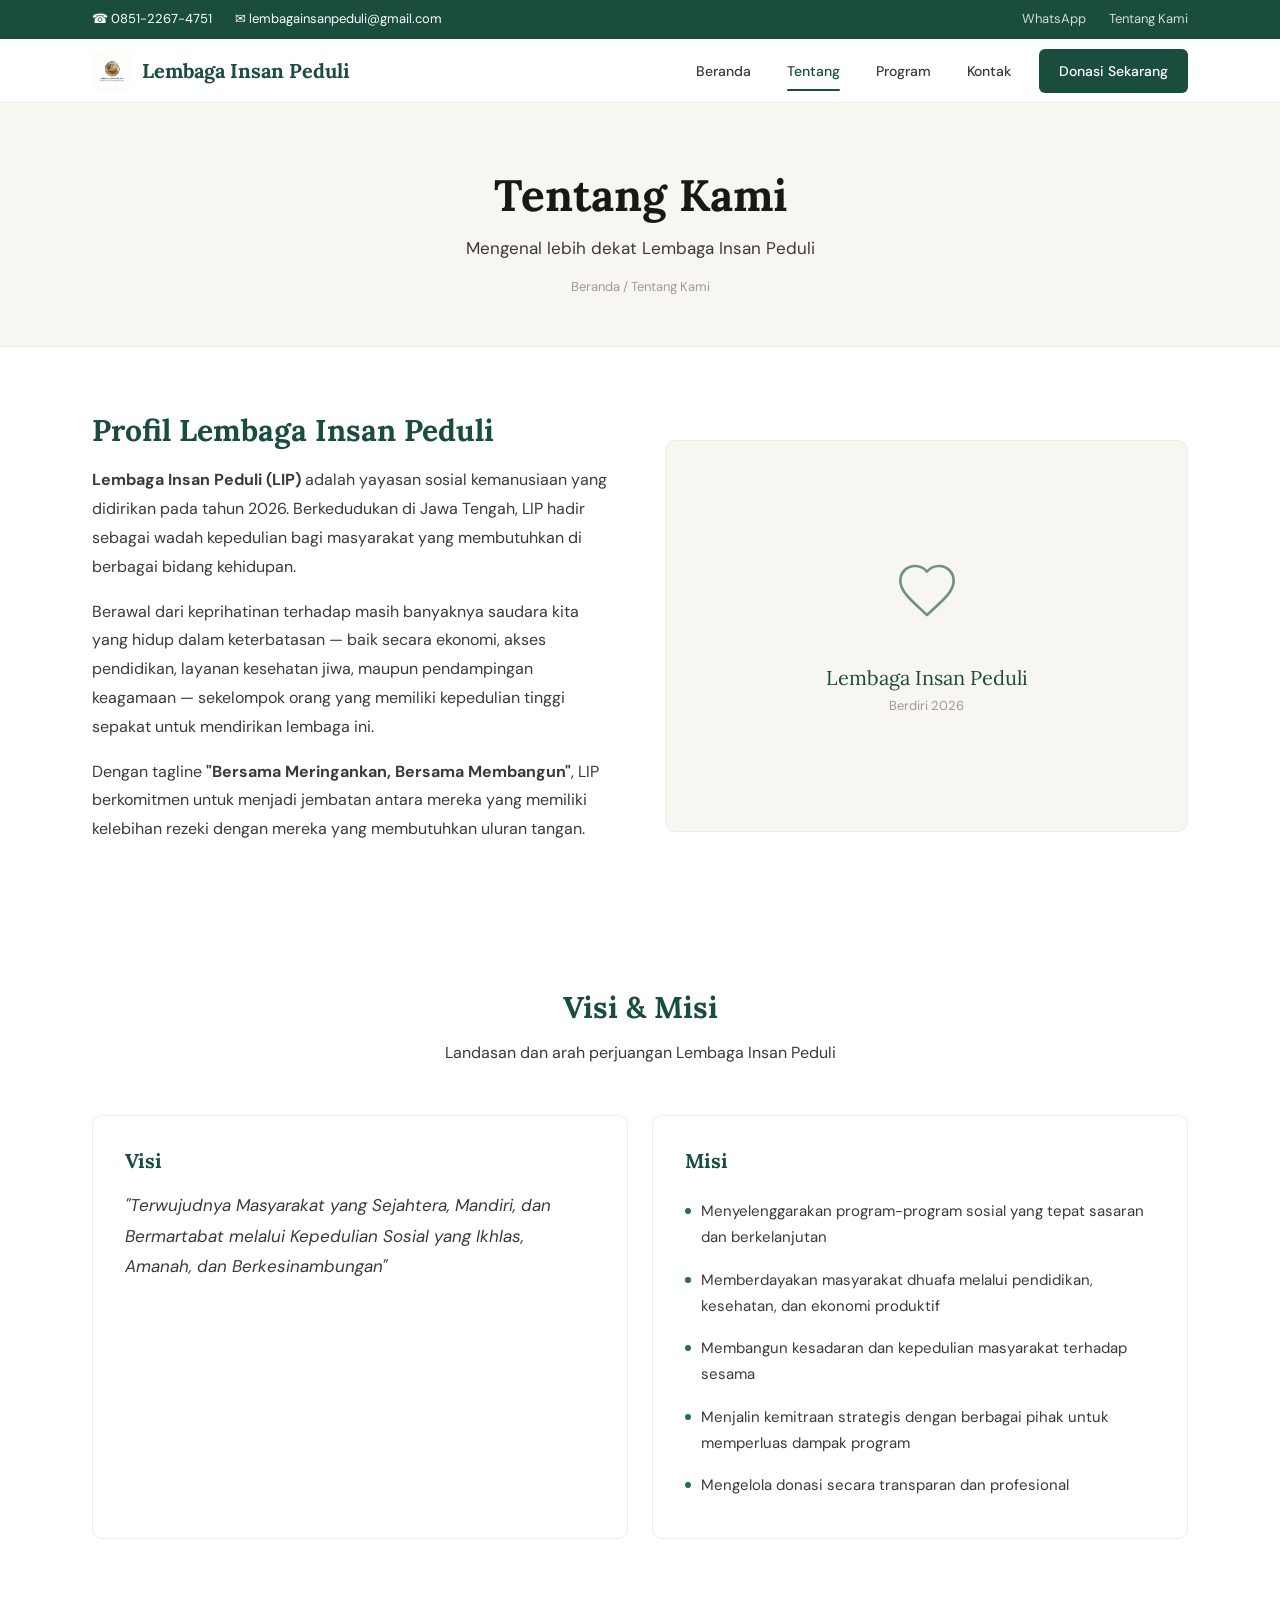
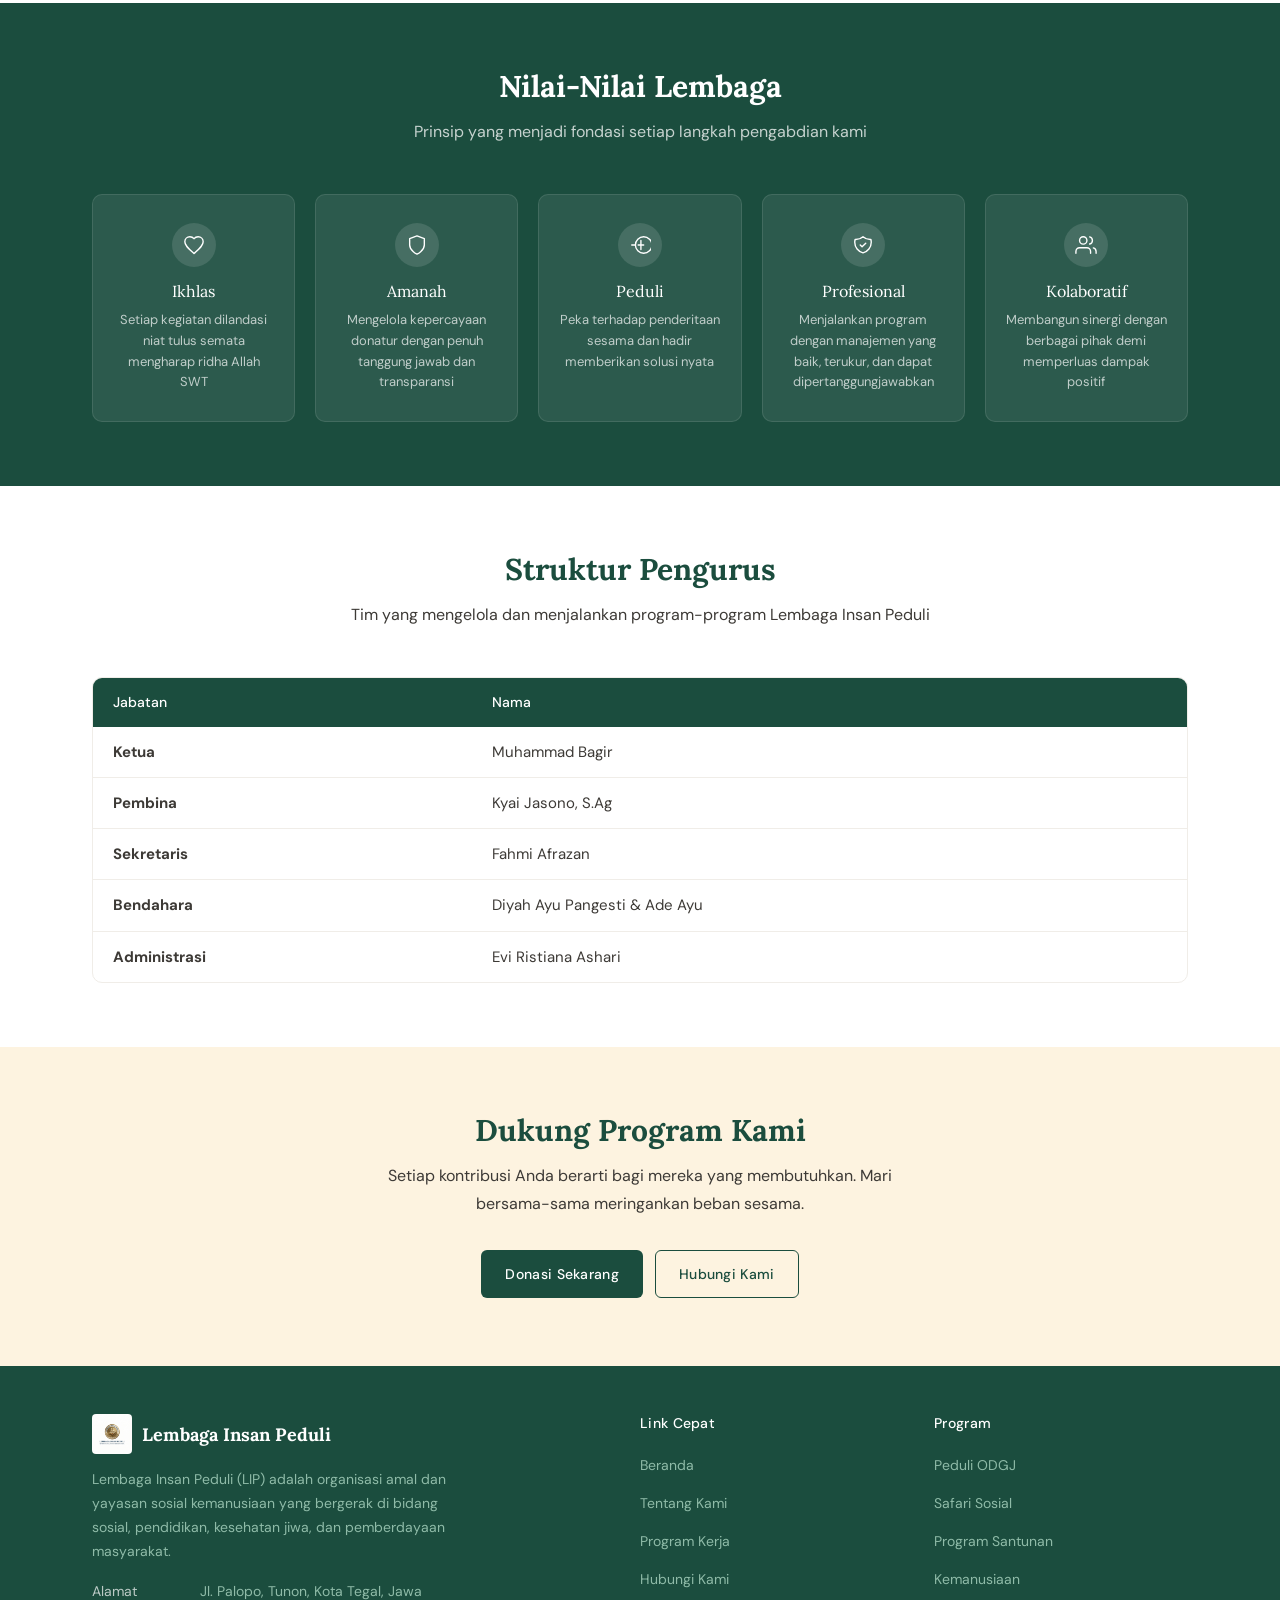
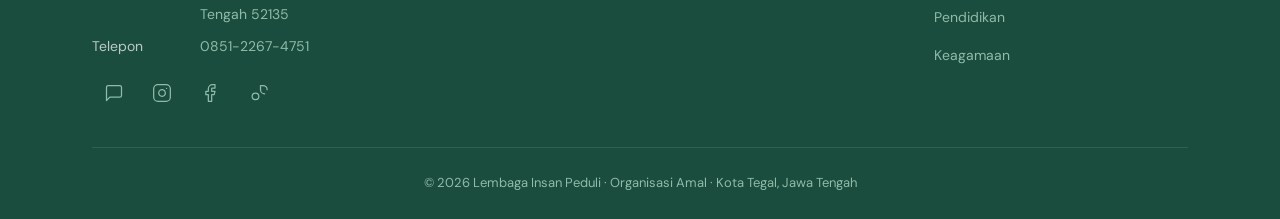
<file: tentang.html>
<!DOCTYPE html>
<html lang="id">
<head>
  <meta charset="UTF-8">
  <meta name="viewport" content="width=device-width, initial-scale=1.0">
  <meta name="description" content="Tentang Lembaga Insan Peduli - Profil, Visi, Misi, dan Struktur Pengurus Yayasan Sosial Kemanusiaan">
  <title>Lembaga Insan Peduli</title>
  <link rel="stylesheet" href="css/style.css">
</head>
<body>

  <div class="top-bar">
    <div class="container">
      <div class="top-bar-left">
        <span>&#9742; 0851-2267-4751</span>
        <span>&#9993; lembagainsanpeduli@gmail.com</span>
      </div>
      <div>
        <a href="https://wa.me/6285122674751" target="_blank">WhatsApp</a>
        <a href="tentang.html">Tentang Kami</a>
      </div>
    </div>
  </div>

  <header class="header">
    <div class="container">
      <a href="index.html" class="logo">
        <img src="images/Logo/logo.jpg" alt="Logo Lembaga Insan Peduli">
        Lembaga Insan Peduli
      </a>

      <button class="hamburger" aria-label="Menu navigasi">
        <span></span><span></span><span></span>
      </button>

      <nav class="nav">
        <a href="index.html">Beranda</a>
        <a href="tentang.html" class="active">Tentang</a>
        <a href="program.html">Program</a>
        <a href="kontak.html">Kontak</a>
        <a href="https://wa.me/6285122674751" target="_blank" class="btn-donate-nav btn-donate" data-phone="6285122674751">Donasi Sekarang</a>
      </nav>
    </div>
  </header>

  <section class="page-hero">
    <div class="container">
      <h1>Tentang Kami</h1>
      <p>Mengenal lebih dekat Lembaga Insan Peduli</p>
      <div class="breadcrumb">
        <a href="index.html">Beranda</a> / Tentang Kami
      </div>
    </div>
  </section>

  <section class="section">
    <div class="container">
      <div class="about-intro fade-in">
        <div class="about-intro-content">
          <h2>Profil Lembaga Insan Peduli</h2>
          <p><strong>Lembaga Insan Peduli (LIP)</strong> adalah yayasan sosial kemanusiaan yang didirikan pada tahun 2026. Berkedudukan di Jawa Tengah, LIP hadir sebagai wadah kepedulian bagi masyarakat yang membutuhkan di berbagai bidang kehidupan.</p>
          <p>Berawal dari keprihatinan terhadap masih banyaknya saudara kita yang hidup dalam keterbatasan — baik secara ekonomi, akses pendidikan, layanan kesehatan jiwa, maupun pendampingan keagamaan — sekelompok orang yang memiliki kepedulian tinggi sepakat untuk mendirikan lembaga ini.</p>
          <p>Dengan tagline <strong>"Bersama Meringankan, Bersama Membangun"</strong>, LIP berkomitmen untuk menjadi jembatan antara mereka yang memiliki kelebihan rezeki dengan mereka yang membutuhkan uluran tangan.</p>
        </div>
        <div class="about-intro-image">
          <div style="text-align:center;">
            <div style="font-size:56px;margin-bottom:8px; opacity:0.6;">
              <svg width="64" height="64" viewBox="0 0 24 24" stroke="#1B4D3E" stroke-width="1" fill="none" stroke-linecap="round" stroke-linejoin="round">
                <path d="M12 21.35l-1.45-1.32C5.4 15.36 2 12.28 2 8.5 2 5.42 4.42 3 7.5 3c1.74 0 3.41.81 4.5 2.09C13.09 3.81 14.76 3 16.5 3 19.58 3 22 5.42 22 8.5c0 3.78-3.4 6.86-8.55 11.54L12 21.35z"/>
              </svg>
            </div>
            <div style="font-family:'Lora',serif;font-size:20px;color:#1B4D3E;">Lembaga Insan Peduli</div>
            <div style="font-size:13px;color:#A09C95;">Berdiri 2026</div>
          </div>
        </div>
      </div>
    </div>
  </section>

  <section class="section" style="background: var(--bg);">
    <div class="container">
      <div class="section-header fade-in">
        <h2>Visi & Misi</h2>
        <p>Landasan dan arah perjuangan Lembaga Insan Peduli</p>
      </div>
      <div class="visi-misi">
        <div class="visi-box fade-in">
          <h3>Visi</h3>
          <p>"Terwujudnya Masyarakat yang Sejahtera, Mandiri, dan Bermartabat melalui Kepedulian Sosial yang Ikhlas, Amanah, dan Berkesinambungan"</p>
        </div>
        <div class="misi-box fade-in">
          <h3>Misi</h3>
          <ul>
            <li>Menyelenggarakan program-program sosial yang tepat sasaran dan berkelanjutan</li>
            <li>Memberdayakan masyarakat dhuafa melalui pendidikan, kesehatan, dan ekonomi produktif</li>
            <li>Membangun kesadaran dan kepedulian masyarakat terhadap sesama</li>
            <li>Menjalin kemitraan strategis dengan berbagai pihak untuk memperluas dampak program</li>
            <li>Mengelola donasi secara transparan dan profesional</li>
          </ul>
        </div>
      </div>
    </div>
  </section>

  <section class="section values-section">
    <div class="container">
      <div class="section-header fade-in">
        <h2>Nilai-Nilai Lembaga</h2>
        <p>Prinsip yang menjadi fondasi setiap langkah pengabdian kami</p>
      </div>
      <div class="values-grid">
        <div class="value-item fade-in">
          <div class="value-icon">
            <svg width="22" height="22" viewBox="0 0 24 24" stroke="currentColor" stroke-width="1.5" fill="none" stroke-linecap="round" stroke-linejoin="round">
              <path d="M12 21.35l-1.45-1.32C5.4 15.36 2 12.28 2 8.5 2 5.42 4.42 3 7.5 3c1.74 0 3.41.81 4.5 2.09C13.09 3.81 14.76 3 16.5 3 19.58 3 22 5.42 22 8.5c0 3.78-3.4 6.86-8.55 11.54L12 21.35z"/>
            </svg>
          </div>
          <h4>Ikhlas</h4>
          <p>Setiap kegiatan dilandasi niat tulus semata mengharap ridha Allah SWT</p>
        </div>
        <div class="value-item fade-in">
          <div class="value-icon">
            <svg width="22" height="22" viewBox="0 0 24 24" stroke="currentColor" stroke-width="1.5" fill="none" stroke-linecap="round" stroke-linejoin="round">
              <path d="M12 22s8-4 8-10V5l-8-3-8 3v7c0 6 8 10 8 10z"/>
            </svg>
          </div>
          <h4>Amanah</h4>
          <p>Mengelola kepercayaan donatur dengan penuh tanggung jawab dan transparansi</p>
        </div>
        <div class="value-item fade-in">
          <div class="value-icon">
            <svg width="22" height="22" viewBox="0 0 24 24" stroke="currentColor" stroke-width="1.5" fill="none" stroke-linecap="round" stroke-linejoin="round">
              <path d="M3 12h3m7-5v10m-3-5h6m-9 0a9 9 0 1118 0 9 9 0 01-18 0z"/>
            </svg>
          </div>
          <h4>Peduli</h4>
          <p>Peka terhadap penderitaan sesama dan hadir memberikan solusi nyata</p>
        </div>
        <div class="value-item fade-in">
          <div class="value-icon">
            <svg width="22" height="22" viewBox="0 0 24 24" stroke="currentColor" stroke-width="1.5" fill="none" stroke-linecap="round" stroke-linejoin="round">
              <path d="M9 12l2 2 4-4m5.618-4.016A11.955 11.955 0 0112 2.944a11.955 11.955 0 01-8.618 3.04A12.02 12.02 0 003 9c0 5.591 3.824 10.29 9 11.622 5.176-1.332 9-6.03 9-11.622 0-1.042-.133-2.052-.382-3.016z"/>
            </svg>
          </div>
          <h4>Profesional</h4>
          <p>Menjalankan program dengan manajemen yang baik, terukur, dan dapat dipertanggungjawabkan</p>
        </div>
        <div class="value-item fade-in">
          <div class="value-icon">
            <svg width="22" height="22" viewBox="0 0 24 24" stroke="currentColor" stroke-width="1.5" fill="none" stroke-linecap="round" stroke-linejoin="round">
              <path d="M17 21v-2a4 4 0 00-4-4H5a4 4 0 00-4 4v2"/>
              <circle cx="9" cy="7" r="4"/>
              <path d="M23 21v-2a4 4 0 00-3-3.87"/>
              <path d="M16 3.13a4 4 0 010 7.75"/>
            </svg>
          </div>
          <h4>Kolaboratif</h4>
          <p>Membangun sinergi dengan berbagai pihak demi memperluas dampak positif</p>
        </div>
      </div>
    </div>
  </section>

  <section class="section" style="background: var(--bg);">
    <div class="container">
      <div class="section-header fade-in">
        <h2>Struktur Pengurus</h2>
        <p>Tim yang mengelola dan menjalankan program-program Lembaga Insan Peduli</p>
      </div>
      <div class="structure-table-wrapper fade-in">
        <table class="structure-table">
          <thead>
            <tr>
              <th>Jabatan</th>
              <th>Nama</th>
            </tr>
          </thead>
          <tbody>
            <tr>
              <td><strong>Ketua</strong></td>
              <td>Muhammad Bagir</td>
            </tr>
            <tr>
              <td><strong>Pembina</strong></td>
              <td>Kyai Jasono, S.Ag</td>
            </tr>
            <tr>
              <td><strong>Sekretaris</strong></td>
              <td>Fahmi Afrazan</td>
            </tr>
            <tr>
              <td><strong>Bendahara</strong></td>
              <td>Diyah Ayu Pangesti & Ade Ayu</td>
            </tr>
            <tr>
              <td><strong>Administrasi</strong></td>
              <td>Evi Ristiana Ashari</td>
            </tr>
          </tbody>
        </table>
      </div>
    </div>
  </section>

  <section class="section cta-section">
    <div class="container">
      <div class="cta-banner fade-in">
        <h2>Dukung Program Kami</h2>
        <p>Setiap kontribusi Anda berarti bagi mereka yang membutuhkan. Mari bersama-sama meringankan beban sesama.</p>
        <a href="https://wa.me/6285122674751" target="_blank" class="btn btn-primary btn-donate" data-phone="6285122674751">Donasi Sekarang</a>
        <a href="kontak.html" class="btn btn-secondary">Hubungi Kami</a>
      </div>
    </div>
  </section>

  <footer class="footer">
    <div class="container">
      <div class="footer-grid">
        <div class="footer-brand">
          <div class="logo">
            <img src="images/Logo/logo.jpg" alt="Logo Lembaga Insan Peduli">
            Lembaga Insan Peduli
          </div>
          <p>Lembaga Insan Peduli (LIP) adalah organisasi amal dan yayasan sosial kemanusiaan yang bergerak di bidang sosial, pendidikan, kesehatan jiwa, dan pemberdayaan masyarakat.</p>
          <div class="footer-contact" style="margin-top:16px;">
            <p><span class="contact-label">Alamat</span> Jl. Palopo, Tunon, Kota Tegal, Jawa Tengah 52135</p>
            <p><span class="contact-label">Telepon</span> 0851-2267-4751</p>
          </div>
          <div class="footer-social">
            <a href="https://wa.me/6285122674751" target="_blank" aria-label="WhatsApp">
              <svg width="20" height="20" viewBox="0 0 24 24" stroke="currentColor" stroke-width="1.5" fill="none" stroke-linecap="round" stroke-linejoin="round">
                <path d="M21 15a2 2 0 01-2 2H7l-4 4V5a2 2 0 012-2h14a2 2 0 012 2z"/>
              </svg>
            </a>
            <a href="https://instagram.com/lembagainsanpeduli" target="_blank" aria-label="Instagram">
              <svg width="20" height="20" viewBox="0 0 24 24" stroke="currentColor" stroke-width="1.5" fill="none" stroke-linecap="round" stroke-linejoin="round">
                <rect x="2" y="2" width="20" height="20" rx="5" ry="5"/>
                <path d="M16 11.37A4 4 0 1112.63 8 4 4 0 0116 11.37z"/>
                <line x1="17.5" y1="6.5" x2="17.51" y2="6.5"/>
              </svg>
            </a>
            <a href="https://facebook.com/LembagaInsanPeduli" target="_blank" aria-label="Facebook">
              <svg width="20" height="20" viewBox="0 0 24 24" stroke="currentColor" stroke-width="1.5" fill="none" stroke-linecap="round" stroke-linejoin="round">
                <path d="M18 2h-3a5 5 0 00-5 5v3H7v4h3v8h4v-8h3l1-4h-4V7a1 1 0 011-1h3z"/>
              </svg>
            </a>
            <a href="https://tiktok.com/@LembagaInsanPeduli" target="_blank" aria-label="TikTok">
              <svg width="20" height="20" viewBox="0 0 24 24" stroke="currentColor" stroke-width="1.5" fill="none" stroke-linecap="round" stroke-linejoin="round">
                <path d="M9 12a4 4 0 100 8 4 4 0 000-8z"/>
                <path d="M15 8a5 5 0 005 5"/>
                <path d="M15 8V3h3a5 5 0 015 5"/>
              </svg>
            </a>
          </div>
        </div>
        <div>
          <h4>Link Cepat</h4>
          <ul class="footer-links">
            <li><a href="index.html">Beranda</a></li>
            <li><a href="tentang.html">Tentang Kami</a></li>
            <li><a href="program.html">Program Kerja</a></li>
            <li><a href="kontak.html">Hubungi Kami</a></li>
          </ul>
        </div>
        <div>
          <h4>Program</h4>
          <ul class="footer-links">
            <li><a href="program.html">Peduli ODGJ</a></li>
            <li><a href="program.html#safari">Safari Sosial</a></li>
            <li><a href="program.html#santunan">Program Santunan</a></li>
            <li><a href="program.html#kemanusiaan">Kemanusiaan</a></li>
            <li><a href="program.html#pendidikan">Pendidikan</a></li>
            <li><a href="program.html#keagamaan">Keagamaan</a></li>
          </ul>
        </div>
      </div>
      <div class="footer-bottom">
        &copy; <span id="currentYear">2026</span> Lembaga Insan Peduli &middot; Organisasi Amal &middot; Kota Tegal, Jawa Tengah
      </div>
    </div>
  </footer>

  <script src="js/script.js"></script>
</body>
</html>
</file>
<file: css/style.css>
@import url('https://fonts.googleapis.com/css2?family=Lora:wght@400;700&family=DM+Sans:ital,wght@0,400;0,500;1,400&display=swap');

:root {
  --primary: #1B4D3E;
  --primary-hover: #153D31;
  --primary-light: #2D6A4F;
  --secondary: #B07D2A;
  --secondary-bg: #FDF3E0;
  --bg: #FFFFFF;
  --bg-alt: #F8F6F1;
  --border: #F0EDE8;
  --border-input: #D4CFC9;
  --text: #1A1814;
  --text-body: #3D3A36;
  --text-muted: #A09C95;
  --text-footer-muted: #8FBBA8;
  --shadow-hover: 0 4px 16px rgba(0,0,0,0.06);
  --shadow-nav: 0 1px 8px rgba(0,0,0,0.06);
  --radius: 6px;
  --radius-card: 10px;
  --transition: 0.2s ease;
  --font-heading: 'Lora', Georgia, serif;
  --font-body: 'DM Sans', -apple-system, BlinkMacSystemFont, 'Segoe UI', sans-serif;
  --container: 1160px;
}

*, *::before, *::after {
  margin: 0;
  padding: 0;
  box-sizing: border-box;
}

html {
  scroll-behavior: smooth;
}

body {
  font-family: var(--font-body);
  color: var(--text-body);
  background: var(--bg);
  line-height: 1.75;
  -webkit-font-smoothing: antialiased;
}

h1, h2, h3, h4 {
  font-family: var(--font-heading);
  color: var(--text);
  line-height: 1.3;
}

h1 { font-size: clamp(30px, 4vw, 44px); font-weight: 700; color: var(--text); }
h2 { font-size: clamp(24px, 3vw, 30px); font-weight: 700; color: var(--primary); }
h3 { font-size: clamp(17px, 1.6vw, 19px); font-weight: 400; color: var(--text); }
h4 { font-size: 16px; font-weight: 500; color: var(--text); }

p { font-size: 16px; color: var(--text-body); line-height: 1.75; }
small, .text-muted { font-size: 13px; color: var(--text-muted); }

a {
  color: var(--primary-light);
  text-decoration: none;
  transition: color var(--transition);
}
a:hover { color: var(--primary); }

img { max-width: 100%; height: auto; display: block; }

.container {
  width: 100%;
  max-width: var(--container);
  margin: 0 auto;
  padding: 0 32px;
}

.section {
  padding: 64px 0;
}

.section-header {
  text-align: center;
  margin-bottom: 48px;
}

.section-header h2 {
  margin-bottom: 12px;
}

.section-header p {
  max-width: 600px;
  margin: 0 auto;
  font-size: 16px;
  color: var(--text-body);
}

/* ============ TOP BAR ============ */
.top-bar {
  background: var(--primary);
  color: #fff;
  font-size: 13px;
  padding: 8px 0;
}

.top-bar .container {
  display: flex;
  justify-content: space-between;
  align-items: center;
}

.top-bar a {
  color: rgba(255,255,255,0.8);
  margin-left: 20px;
  font-size: 13px;
}

.top-bar a:hover { color: #fff; }

.top-bar .top-bar-left span {
  margin-right: 20px;
}

/* ============ HEADER / NAV ============ */
.header {
  background: var(--bg);
  border-bottom: 1px solid var(--border);
  position: sticky;
  top: 0;
  z-index: 1000;
  transition: box-shadow var(--transition);
  height: 64px;
}

.header.scrolled {
  box-shadow: var(--shadow-nav);
}

.header .container {
  display: flex;
  justify-content: space-between;
  align-items: center;
  height: 64px;
}

.logo {
  display: flex;
  align-items: center;
  gap: 10px;
  font-family: var(--font-heading);
  font-weight: 700;
  font-size: 20px;
  color: var(--primary);
}

.logo svg {
  width: 36px;
  height: 36px;
}

.logo img {
  height: 40px;
  width: auto;
  border-radius: 4px;
}

.nav {
  display: flex;
  align-items: center;
  gap: 4px;
}

.nav a {
  padding: 8px 16px;
  color: var(--text-body);
  font-family: var(--font-body);
  font-weight: 500;
  font-size: 14px;
  border-radius: var(--radius);
  transition: color var(--transition);
  position: relative;
}

.nav a:hover {
  color: var(--primary);
}

.nav a.active {
  color: var(--primary);
}

.nav a.active::after {
  content: '';
  position: absolute;
  bottom: 0;
  left: 16px;
  right: 16px;
  height: 2px;
  background: var(--primary);
  border-radius: 1px;
}

.btn-donate-nav {
  background: var(--primary) !important;
  color: #fff !important;
  padding: 10px 20px !important;
  border-radius: var(--radius) !important;
  font-weight: 500 !important;
  font-size: 14px !important;
  margin-left: 8px;
}

.btn-donate-nav:hover {
  background: var(--primary-hover) !important;
  color: #fff !important;
}

/* Hamburger */
.hamburger {
  display: none;
  flex-direction: column;
  gap: 5px;
  cursor: pointer;
  padding: 8px;
  background: none;
  border: none;
  min-width: 44px;
  min-height: 44px;
  align-items: center;
  justify-content: center;
}

.hamburger span {
  width: 22px;
  height: 2px;
  background: var(--text-body);
  border-radius: 2px;
  transition: var(--transition);
}

.hamburger.active span:nth-child(1) {
  transform: rotate(45deg) translate(5px, 5px);
}
.hamburger.active span:nth-child(2) {
  opacity: 0;
}
.hamburger.active span:nth-child(3) {
  transform: rotate(-45deg) translate(5px, -5px);
}

/* ============ BUTTONS ============ */
.btn {
  display: inline-flex;
  align-items: center;
  gap: 8px;
  padding: 12px 24px;
  border-radius: var(--radius);
  font-family: var(--font-body);
  font-weight: 500;
  font-size: 14px;
  letter-spacing: 0.3px;
  border: none;
  cursor: pointer;
  transition: background var(--transition), color var(--transition);
  text-decoration: none;
}

.btn-primary {
  background: var(--primary);
  color: #fff;
}

.btn-primary:hover {
  background: var(--primary-hover);
  color: #fff;
}

.btn-secondary {
  background: transparent;
  color: var(--primary);
  border: 1.5px solid var(--primary);
  padding: 11px 23px;
}

.btn-secondary:hover {
  background: #F0F7F4;
  color: var(--primary);
}

.btn-wa {
  background: #25D366;
  color: #fff;
}

.btn-wa:hover {
  background: #1da851;
  color: #fff;
}

/* ============ HERO ============ */
.hero {
  padding: 96px 0 64px;
  background: var(--bg-alt);
}

.hero .container {
  max-width: 780px;
  margin: 0 auto;
  padding: 0 32px;
}

.hero h1 {
  margin-bottom: 20px;
  line-height: 1.2;
}

.hero h1 span {
  color: var(--primary);
}

.hero p {
  font-size: 17px;
  color: var(--text-body);
  margin-bottom: 32px;
  max-width: 600px;
  line-height: 1.8;
}

.hero-cta {
  display: flex;
  gap: 16px;
  flex-wrap: wrap;
  margin-bottom: 48px;
}

.hero-stats {
  display: flex;
  gap: 40px;
}

.hero-stats .stat-item {
  text-align: left;
}

.hero-stats .stat-number {
  font-family: var(--font-heading);
  font-size: 32px;
  font-weight: 700;
  color: var(--primary);
  display: block;
  line-height: 1.2;
}

.hero-stats .stat-label {
  font-size: 13px;
  color: var(--text-muted);
  font-weight: 400;
}

@media (prefers-reduced-motion: reduce) {
  *, *::before, *::after {
    animation-duration: 0.01ms !important;
    transition-duration: 0.01ms !important;
  }
}

/* ============ PROGRAM HIGHLIGHTS ============ */
.programs-grid {
  display: grid;
  grid-template-columns: repeat(3, 1fr);
  gap: 24px;
}

.program-card {
  background: var(--bg);
  border-radius: var(--radius-card);
  padding: 24px 24px 20px;
  box-shadow: none;
  border: 1px solid var(--border);
  transition: transform var(--transition), box-shadow var(--transition);
}

.program-card:hover {
  transform: translateY(-2px);
  box-shadow: var(--shadow-hover);
}

.program-card .card-icon {
  width: 44px;
  height: 44px;
  background: #E8F5EE;
  border-radius: 8px;
  display: flex;
  align-items: center;
  justify-content: center;
  font-size: 22px;
  margin-bottom: 16px;
  color: var(--primary-light);
}

.program-card h3 {
  margin-bottom: 8px;
}

.program-card p {
  font-size: 14px;
  color: var(--text-body);
  line-height: 1.7;
}

.program-card .card-badge {
  display: inline-block;
  background: var(--primary);
  color: #fff;
  font-family: var(--font-body);
  font-weight: 500;
  font-size: 10px;
  text-transform: uppercase;
  letter-spacing: 0.6px;
  padding: 3px 10px;
  border-radius: 100px;
  margin-bottom: 12px;
}

.program-card .card-tag {
  display: inline-block;
  font-size: 12px;
  color: var(--text-muted);
  margin-top: 12px;
  font-weight: 400;
}

.program-card.featured {
  border: 2px solid var(--primary);
}

/* ============ VALUES ============ */
.values-section {
  background: var(--primary);
}

.values-section .section-header h2 {
  color: #fff;
}

.values-section .section-header p {
  color: rgba(255,255,255,0.75);
}

.values-grid {
  display: grid;
  grid-template-columns: repeat(5, 1fr);
  gap: 20px;
}

.value-item {
  background: rgba(255,255,255,0.08);
  border-radius: var(--radius-card);
  padding: 28px 20px;
  text-align: center;
  border: 1px solid rgba(255,255,255,0.1);
  transition: background var(--transition);
}

.value-item:hover {
  background: rgba(255,255,255,0.12);
}

.value-item .value-icon {
  width: 44px;
  height: 44px;
  background: rgba(255,255,255,0.12);
  border-radius: 50%;
  display: flex;
  align-items: center;
  justify-content: center;
  font-size: 20px;
  margin: 0 auto 14px;
  color: #fff;
}

.value-item h4 {
  font-size: 16px;
  margin-bottom: 8px;
  color: #fff;
  font-family: var(--font-heading);
  font-weight: 400;
}

.value-item p {
  font-size: 13px;
  color: rgba(255,255,255,0.7);
  line-height: 1.6;
}

/* ============ CTA BANNER ============ */
.cta-section {
  background: var(--secondary-bg);
}

.cta-banner {
  text-align: center;
  max-width: 700px;
  margin: 0 auto;
}

.cta-banner h2 {
  margin-bottom: 12px;
}

.cta-banner p {
  color: var(--text-body);
  max-width: 560px;
  margin: 0 auto 28px;
  font-size: 16px;
}

.cta-banner .btn {
  margin: 4px;
}

/* ============ FOOTER ============ */
.footer {
  background: var(--primary);
  padding: 48px 0 24px;
}

.footer-grid {
  display: grid;
  grid-template-columns: 2fr 1fr 1fr;
  gap: 40px;
  padding-bottom: 32px;
  border-bottom: 1px solid rgba(255,255,255,0.1);
}

.footer-brand .logo {
  color: #fff;
  font-size: 18px;
  margin-bottom: 14px;
}

.footer-brand p {
  font-size: 14px;
  line-height: 1.7;
  color: var(--text-footer-muted);
  max-width: 360px;
}

.footer h4 {
  color: #fff;
  font-size: 14px;
  margin-bottom: 18px;
  letter-spacing: 0.3px;
  font-family: var(--font-body);
  font-weight: 500;
}

.footer-links {
  list-style: none;
}

.footer-links li {
  margin-bottom: 10px;
}

.footer-links a {
  color: var(--text-footer-muted);
  font-size: 14px;
}

.footer-links a:hover {
  color: #fff;
}

.footer-contact p {
  font-size: 14px;
  margin-bottom: 8px;
  display: flex;
  align-items: flex-start;
  gap: 8px;
  color: var(--text-footer-muted);
}

.footer-contact .contact-label {
  min-width: 100px;
  color: rgba(255,255,255,0.7);
  flex-shrink: 0;
}

.footer-social {
  display: flex;
  gap: 4px;
  margin-top: 12px;
}

.footer-social a {
  width: 44px;
  height: 44px;
  display: flex;
  align-items: center;
  justify-content: center;
  color: var(--text-footer-muted);
  transition: color var(--transition), background var(--transition);
  border-radius: 6px;
}

.footer-social a:hover {
  color: #fff;
  background: rgba(255,255,255,0.08);
}

.footer-bottom {
  padding: 24px 0 0;
  text-align: center;
  font-size: 13px;
  color: var(--text-footer-muted);
}

/* ============ PAGE HERO (Inner Pages) ============ */
.page-hero {
  background: var(--bg-alt);
  padding: 64px 0 48px;
  text-align: center;
  border-bottom: 1px solid var(--border);
}

.page-hero h1 {
  margin-bottom: 10px;
  color: var(--text);
}

.page-hero p {
  color: var(--text-body);
  font-size: 17px;
  max-width: 500px;
  margin: 0 auto;
}

.page-hero .breadcrumb {
  font-size: 13px;
  color: var(--text-muted);
  margin-top: 12px;
}

.page-hero .breadcrumb a {
  color: var(--text-muted);
}

.page-hero .breadcrumb a:hover {
  color: var(--primary);
}

/* ============ ABOUT PAGE ============ */
.about-intro {
  display: grid;
  grid-template-columns: 1fr 1fr;
  gap: 50px;
  align-items: center;
}

.about-intro-content h2 {
  margin-bottom: 16px;
}

.about-intro-content p {
  color: var(--text-body);
  margin-bottom: 16px;
  line-height: 1.8;
  font-size: 16px;
}

.about-intro-image {
  border-radius: var(--radius-card);
  overflow: hidden;
  background: var(--bg-alt);
  border: 1px solid var(--border);
  aspect-ratio: 4/3;
  display: flex;
  align-items: center;
  justify-content: center;
  color: var(--primary);
}

/* Vision Mission */
.visi-misi {
  display: grid;
  grid-template-columns: 1fr 1fr;
  gap: 24px;
}

.visi-box, .misi-box {
  background: var(--bg);
  border-radius: var(--radius-card);
  padding: 32px;
  border: 1px solid var(--border);
}

.visi-box h3, .misi-box h3 {
  margin-bottom: 16px;
  display: flex;
  align-items: center;
  gap: 10px;
  font-size: 20px;
  font-weight: 700;
  color: var(--primary);
}

.visi-box p {
  font-size: 17px;
  font-style: italic;
  color: var(--text-body);
  line-height: 1.8;
}

.misi-box ul {
  list-style: none;
  padding: 0;
}

.misi-box ul li {
  padding: 8px 0;
  color: var(--text-body);
  display: flex;
  gap: 10px;
  align-items: flex-start;
  font-size: 15px;
}

.misi-box ul li::before {
  content: '';
  width: 6px;
  height: 6px;
  background: var(--primary-light);
  border-radius: 50%;
  flex-shrink: 0;
  margin-top: 10px;
}

/* Structure Table */
.structure-table-wrapper {
  overflow-x: auto;
  background: var(--bg);
  border-radius: var(--radius-card);
  border: 1px solid var(--border);
}

.structure-table {
  width: 100%;
  border-collapse: collapse;
}

.structure-table th {
  background: var(--primary);
  color: #fff;
  padding: 12px 20px;
  text-align: left;
  font-weight: 500;
  font-size: 14px;
  font-family: var(--font-body);
}

.structure-table td {
  padding: 12px 20px;
  border-bottom: 1px solid var(--border);
  color: var(--text-body);
  font-size: 15px;
}

.structure-table tr:last-child td {
  border-bottom: none;
}

.structure-table tr:hover td {
  background: var(--bg-alt);
}

/* ============ PROGRAMS PAGE ============ */
.program-detail-card {
  background: var(--bg);
  border-radius: var(--radius-card);
  overflow: hidden;
  border: 1px solid var(--border);
  margin-bottom: 24px;
  display: grid;
  grid-template-columns: 1fr 2fr;
  transition: transform var(--transition), box-shadow var(--transition);
}

.program-detail-card:hover {
  transform: translateY(-2px);
  box-shadow: var(--shadow-hover);
}

.program-detail-card .pd-icon {
  background: var(--bg-alt);
  display: flex;
  flex-direction: column;
  align-items: center;
  justify-content: center;
  color: var(--primary);
  padding: 32px;
  text-align: center;
  min-height: 200px;
  border-right: 1px solid var(--border);
}

.program-detail-card .pd-icon .pd-emoji {
  font-size: 36px;
  margin-bottom: 10px;
}

.program-detail-card .pd-icon .pd-label {
  font-size: 11px;
  text-transform: uppercase;
  letter-spacing: 0.8px;
  color: var(--text-muted);
  font-family: var(--font-body);
  font-weight: 500;
}

.program-detail-card .pd-body {
  padding: 28px 28px 24px;
}

.program-detail-card .pd-body h3 {
  margin-bottom: 8px;
  font-size: 20px;
  font-weight: 700;
  color: var(--text);
}

.program-detail-card .pd-body .pd-badge {
  display: inline-block;
  background: var(--secondary-bg);
  color: #8A5E1A;
  font-family: var(--font-body);
  font-weight: 500;
  font-size: 11px;
  text-transform: uppercase;
  letter-spacing: 0.6px;
  padding: 4px 12px;
  border-radius: 100px;
  margin-bottom: 12px;
}

.program-detail-card .pd-body p {
  color: var(--text-body);
  font-size: 15px;
  line-height: 1.8;
  margin-bottom: 12px;
}

.program-detail-card .pd-body .pd-details {
  display: grid;
  grid-template-columns: 1fr 1fr;
  gap: 6px;
  margin-top: 16px;
  padding-top: 16px;
  border-top: 1px solid var(--border);
}

.program-detail-card .pd-body .pd-details span {
  font-size: 13px;
  color: var(--text-muted);
  display: flex;
  align-items: center;
  gap: 6px;
}

.program-detail-card .pd-body .pd-details strong {
  color: var(--text-body);
  font-weight: 500;
}

/* ============ CONTACT PAGE ============ */
.contact-grid {
  display: grid;
  grid-template-columns: 1fr 1.2fr;
  gap: 40px;
}

.contact-info-cards {
  display: flex;
  flex-direction: column;
  gap: 16px;
}

.contact-info-item {
  background: var(--bg);
  border-radius: var(--radius-card);
  padding: 20px 24px;
  border: 1px solid var(--border);
  display: flex;
  align-items: flex-start;
  gap: 16px;
  transition: background var(--transition);
}

.contact-info-item:hover {
  background: var(--bg-alt);
}

.contact-info-item .ci-icon {
  width: 44px;
  height: 44px;
  background: #E8F5EE;
  border-radius: 8px;
  display: flex;
  align-items: center;
  justify-content: center;
  font-size: 20px;
  flex-shrink: 0;
  color: var(--primary-light);
}

.contact-info-item h4 {
  font-size: 15px;
  margin-bottom: 4px;
}

.contact-info-item p {
  color: var(--text-body);
  font-size: 14px;
  line-height: 1.6;
}

.contact-info-item a {
  color: var(--primary-light);
  font-weight: 500;
}

.contact-form-wrapper {
  background: var(--bg);
  border-radius: var(--radius-card);
  padding: 32px;
  border: 1px solid var(--border);
}

.contact-form-wrapper h3 {
  margin-bottom: 24px;
  font-size: 22px;
  color: var(--primary);
  font-weight: 700;
}

.form-group {
  margin-bottom: 18px;
}

.form-group label {
  display: block;
  font-size: 13px;
  font-weight: 500;
  margin-bottom: 6px;
  color: var(--text-body);
  font-family: var(--font-body);
}

.form-group input,
.form-group textarea,
.form-group select {
  width: 100%;
  padding: 10px 14px;
  border: 1px solid var(--border-input);
  border-radius: var(--radius);
  font-family: var(--font-body);
  font-size: 15px;
  color: var(--text);
  background: var(--bg);
  transition: border-color var(--transition), box-shadow var(--transition);
  outline: none;
}

.form-group input:focus,
.form-group textarea:focus,
.form-group select:focus {
  border-color: var(--primary-light);
  box-shadow: 0 0 0 3px rgba(45, 106, 79, 0.12);
}

.form-group input::placeholder,
.form-group textarea::placeholder {
  color: var(--text-muted);
}

.form-group textarea {
  min-height: 120px;
  resize: vertical;
}

.form-row {
  display: grid;
  grid-template-columns: 1fr 1fr;
  gap: 16px;
}

/* Map */
.map-wrapper {
  border-radius: var(--radius-card);
  overflow: hidden;
  border: 1px solid var(--border);
  margin-top: 40px;
}

.map-placeholder {
  height: 300px;
  background: var(--bg-alt);
  display: flex;
  flex-direction: column;
  align-items: center;
  justify-content: center;
  color: var(--text-muted);
  font-size: 15px;
}

.map-placeholder .map-icon {
  font-size: 40px;
  margin-bottom: 10px;
  opacity: 0.5;
}

/* ============ RESPONSIVE ============ */
@media (max-width: 1023px) {
  .values-grid {
    grid-template-columns: repeat(3, 1fr);
  }
  .programs-grid {
    grid-template-columns: repeat(2, 1fr);
  }
  .program-detail-card {
    grid-template-columns: 1fr;
  }
  .program-detail-card .pd-icon {
    min-height: 140px;
    padding: 24px;
    border-right: none;
    border-bottom: 1px solid var(--border);
  }
}

@media (max-width: 639px) {
  .container {
    padding: 0 20px;
  }

  .section {
    padding: 40px 0;
  }

  .section-header {
    margin-bottom: 32px;
  }

  .header {
    height: 56px;
  }

  .header .container {
    height: 56px;
  }

  .hamburger {
    display: flex;
  }

  .nav {
    position: fixed;
    top: 56px;
    left: 0;
    right: 0;
    background: var(--bg);
    flex-direction: column;
    padding: 16px;
    border-bottom: 1px solid var(--border);
    box-shadow: var(--shadow-nav);
    transform: translateY(-110%);
    opacity: 0;
    pointer-events: none;
    transition: transform var(--transition), opacity var(--transition);
    gap: 2px;
  }

  .nav.open {
    transform: translateY(0);
    opacity: 1;
    pointer-events: all;
  }

  .nav a {
    width: 100%;
    padding: 12px 16px;
    min-height: 44px;
    display: flex;
    align-items: center;
  }

  .nav a.active::after {
    display: none;
  }

  .btn-donate-nav {
    margin-left: 0;
    margin-top: 8px;
    text-align: center;
    justify-content: center;
  }

  .hero {
    padding: 48px 0 40px;
  }

  .hero .container {
    padding: 0 20px;
  }

  .hero h1 {
    font-size: 30px;
  }

  .hero p {
    font-size: 15px;
  }

  .hero-cta {
    flex-direction: column;
    gap: 12px;
  }

  .hero-cta .btn {
    width: 100%;
    justify-content: center;
  }

  .hero-stats {
    gap: 24px;
    flex-wrap: wrap;
  }

  .hero-stats .stat-number {
    font-size: 26px;
  }

  .values-grid {
    grid-template-columns: repeat(2, 1fr);
  }

  .programs-grid {
    grid-template-columns: 1fr;
  }

  .about-intro {
    grid-template-columns: 1fr;
    gap: 24px;
  }

  .visi-misi {
    grid-template-columns: 1fr;
  }

  .contact-grid {
    grid-template-columns: 1fr;
  }

  .form-row {
    grid-template-columns: 1fr;
  }

  .footer-grid {
    grid-template-columns: 1fr;
    gap: 32px;
  }

  .cta-banner .btn {
    width: 100%;
    justify-content: center;
  }

  .page-hero {
    padding: 40px 0 32px;
  }

  .program-detail-card .pd-body {
    padding: 20px;
  }

  .program-detail-card .pd-body .pd-details {
    grid-template-columns: 1fr;
  }

  .contact-form-wrapper {
    padding: 24px 20px;
  }

  .contact-info-item {
    padding: 16px 20px;
  }
}

@media (max-width: 420px) {
  .hero-cta .btn {
    width: 100%;
    justify-content: center;
  }

  .values-grid {
    grid-template-columns: 1fr;
  }

  .btn {
    width: 100%;
    justify-content: center;
  }
}

/* ============ ANIMATIONS ============ */
.fade-in {
  opacity: 0;
  transform: translateY(12px);
  transition: opacity 0.4s ease, transform 0.4s ease;
}

.fade-in.visible {
  opacity: 1;
  transform: translateY(0);
}

/* ============ SUCCESS MESSAGE ============ */
.form-success {
  display: none;
  background: #E8F5EE;
  color: var(--primary);
  padding: 14px 18px;
  border-radius: var(--radius);
  margin-bottom: 20px;
  font-size: 14px;
  border: 1px solid rgba(27, 77, 62, 0.15);
}

.form-success.show {
  display: block;
}
</file>
